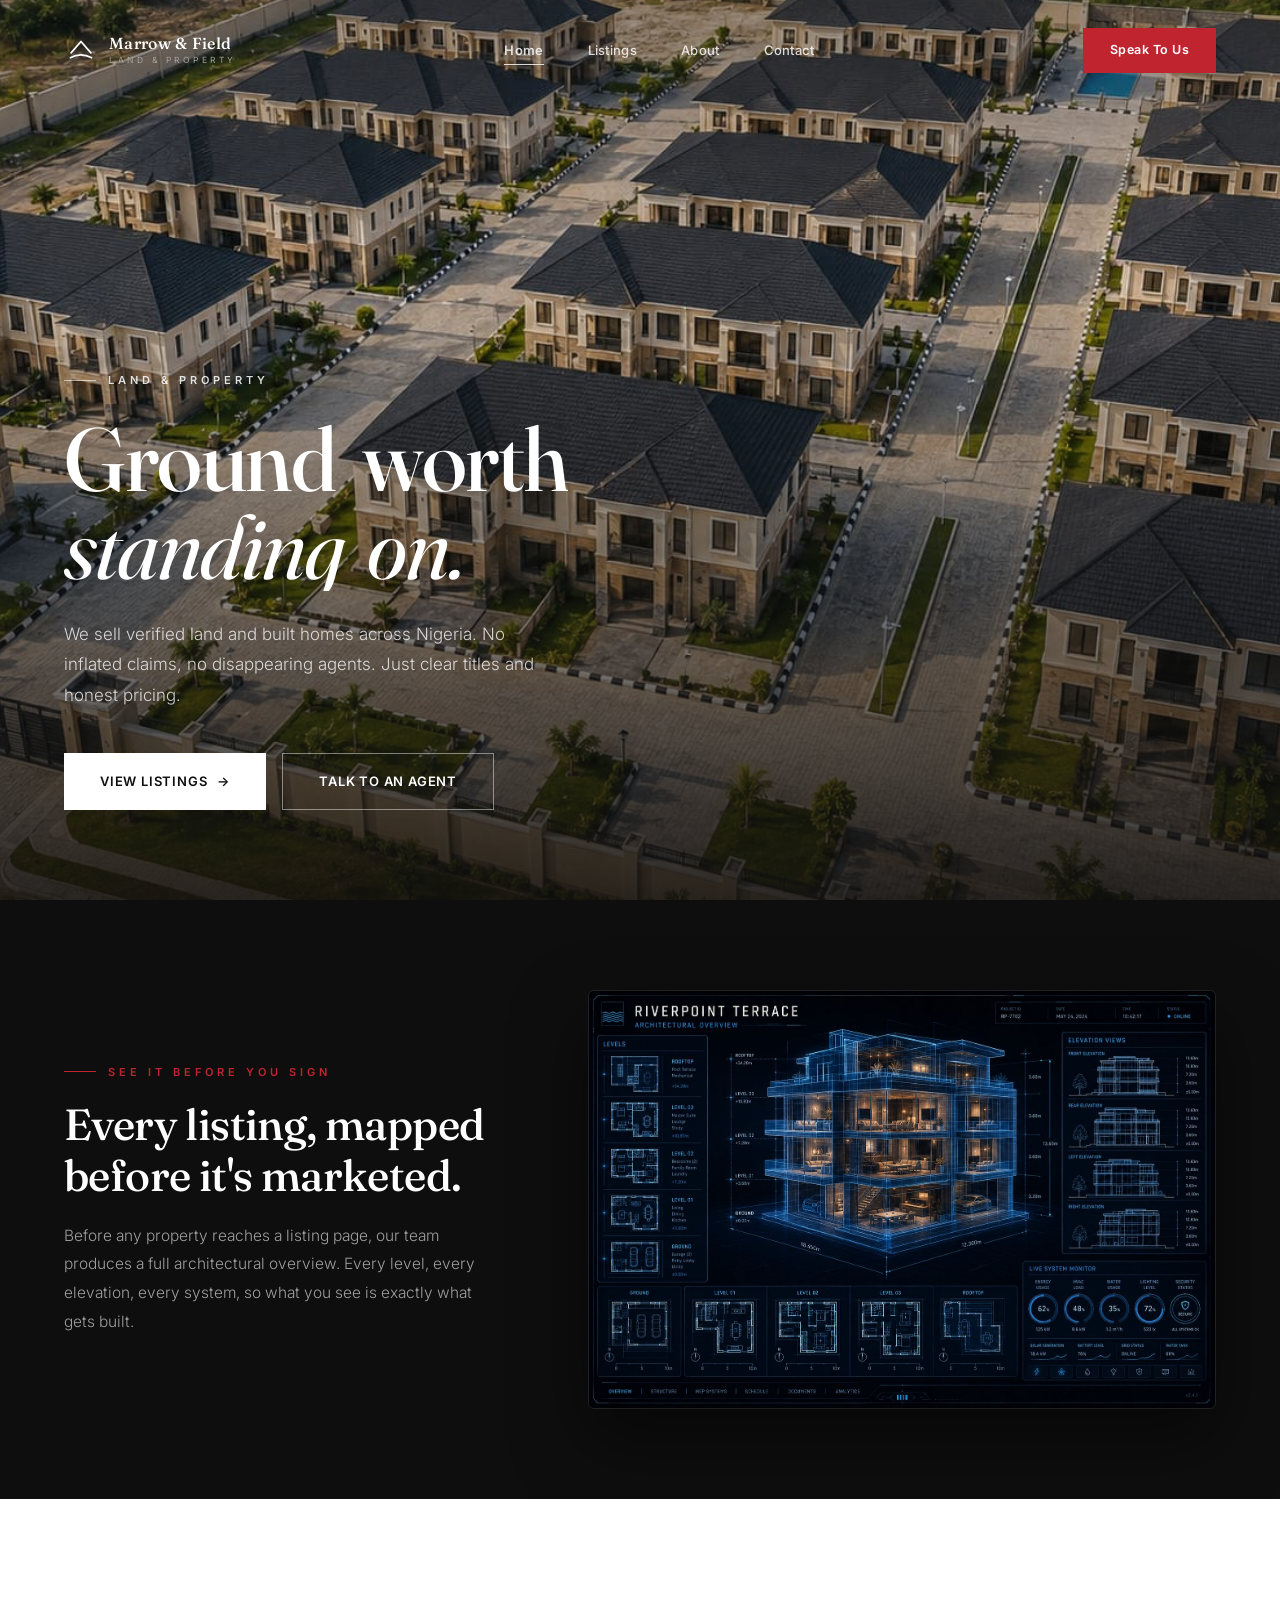
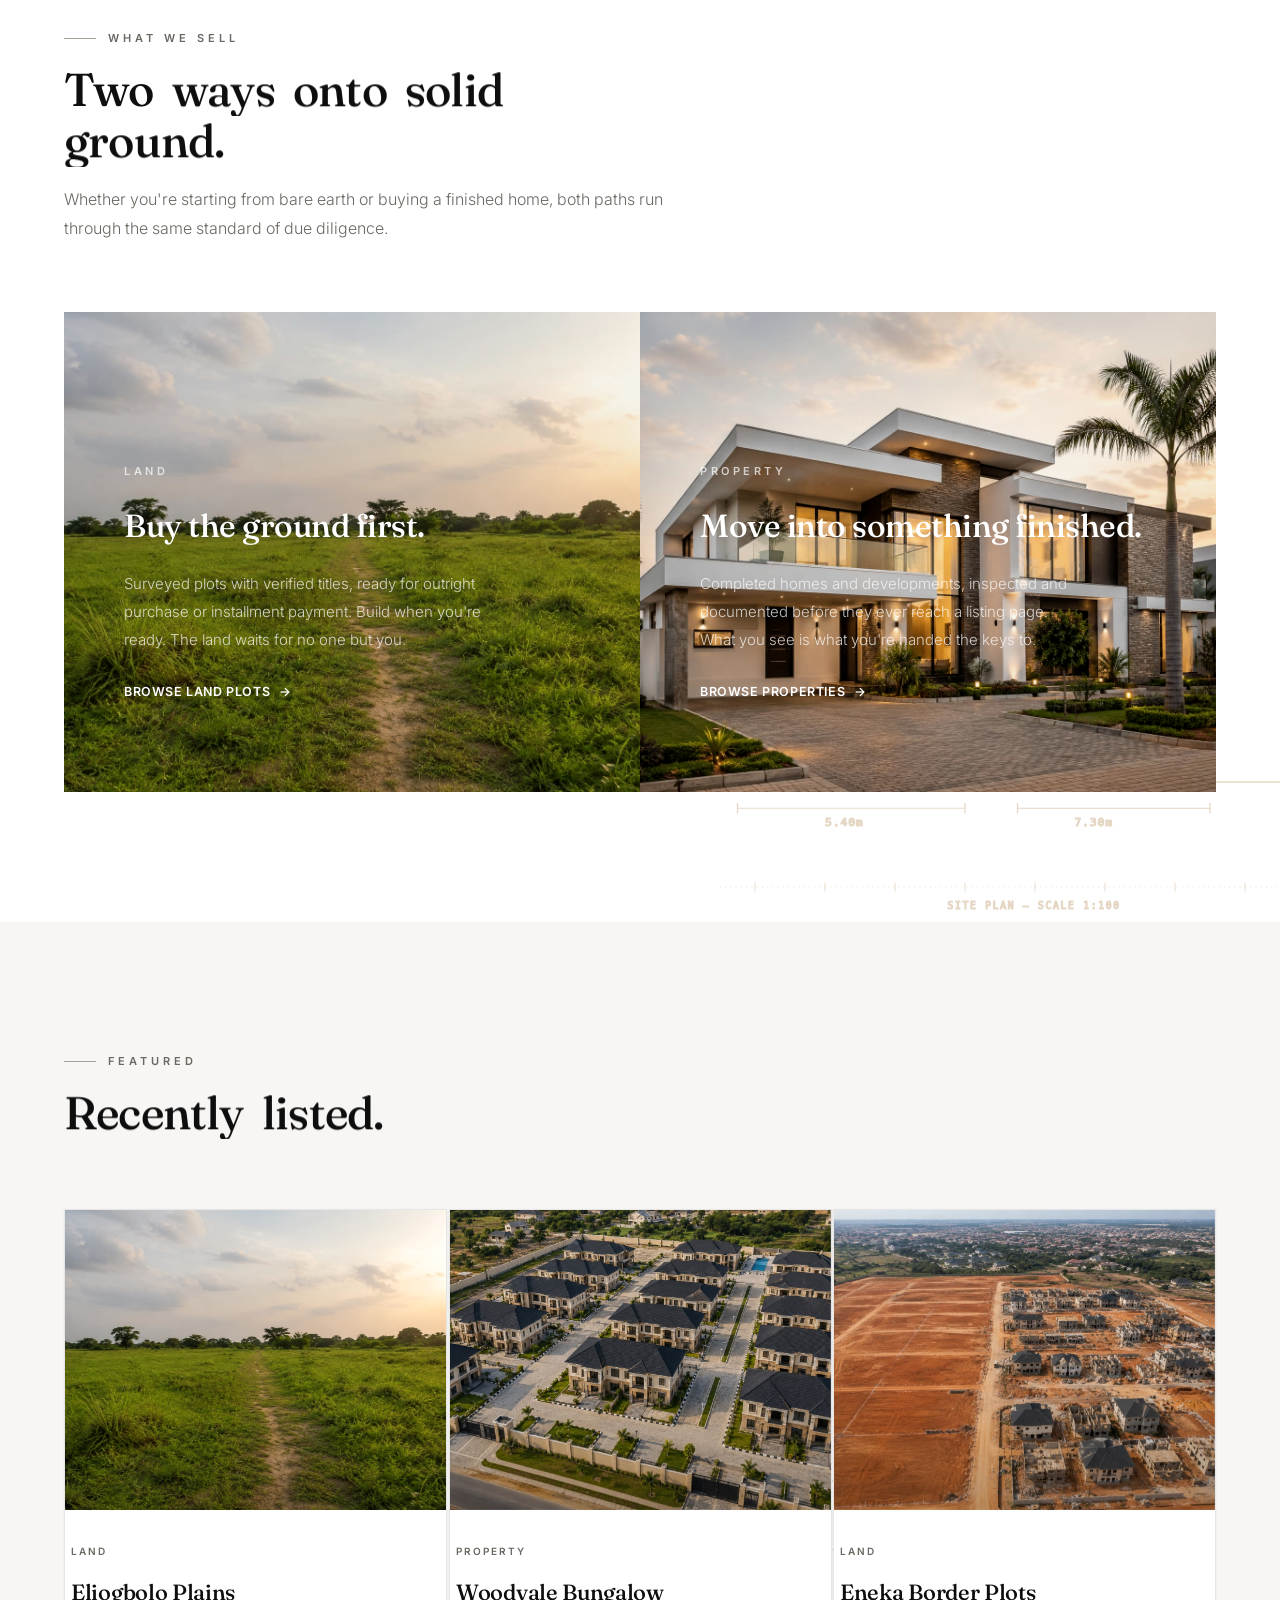
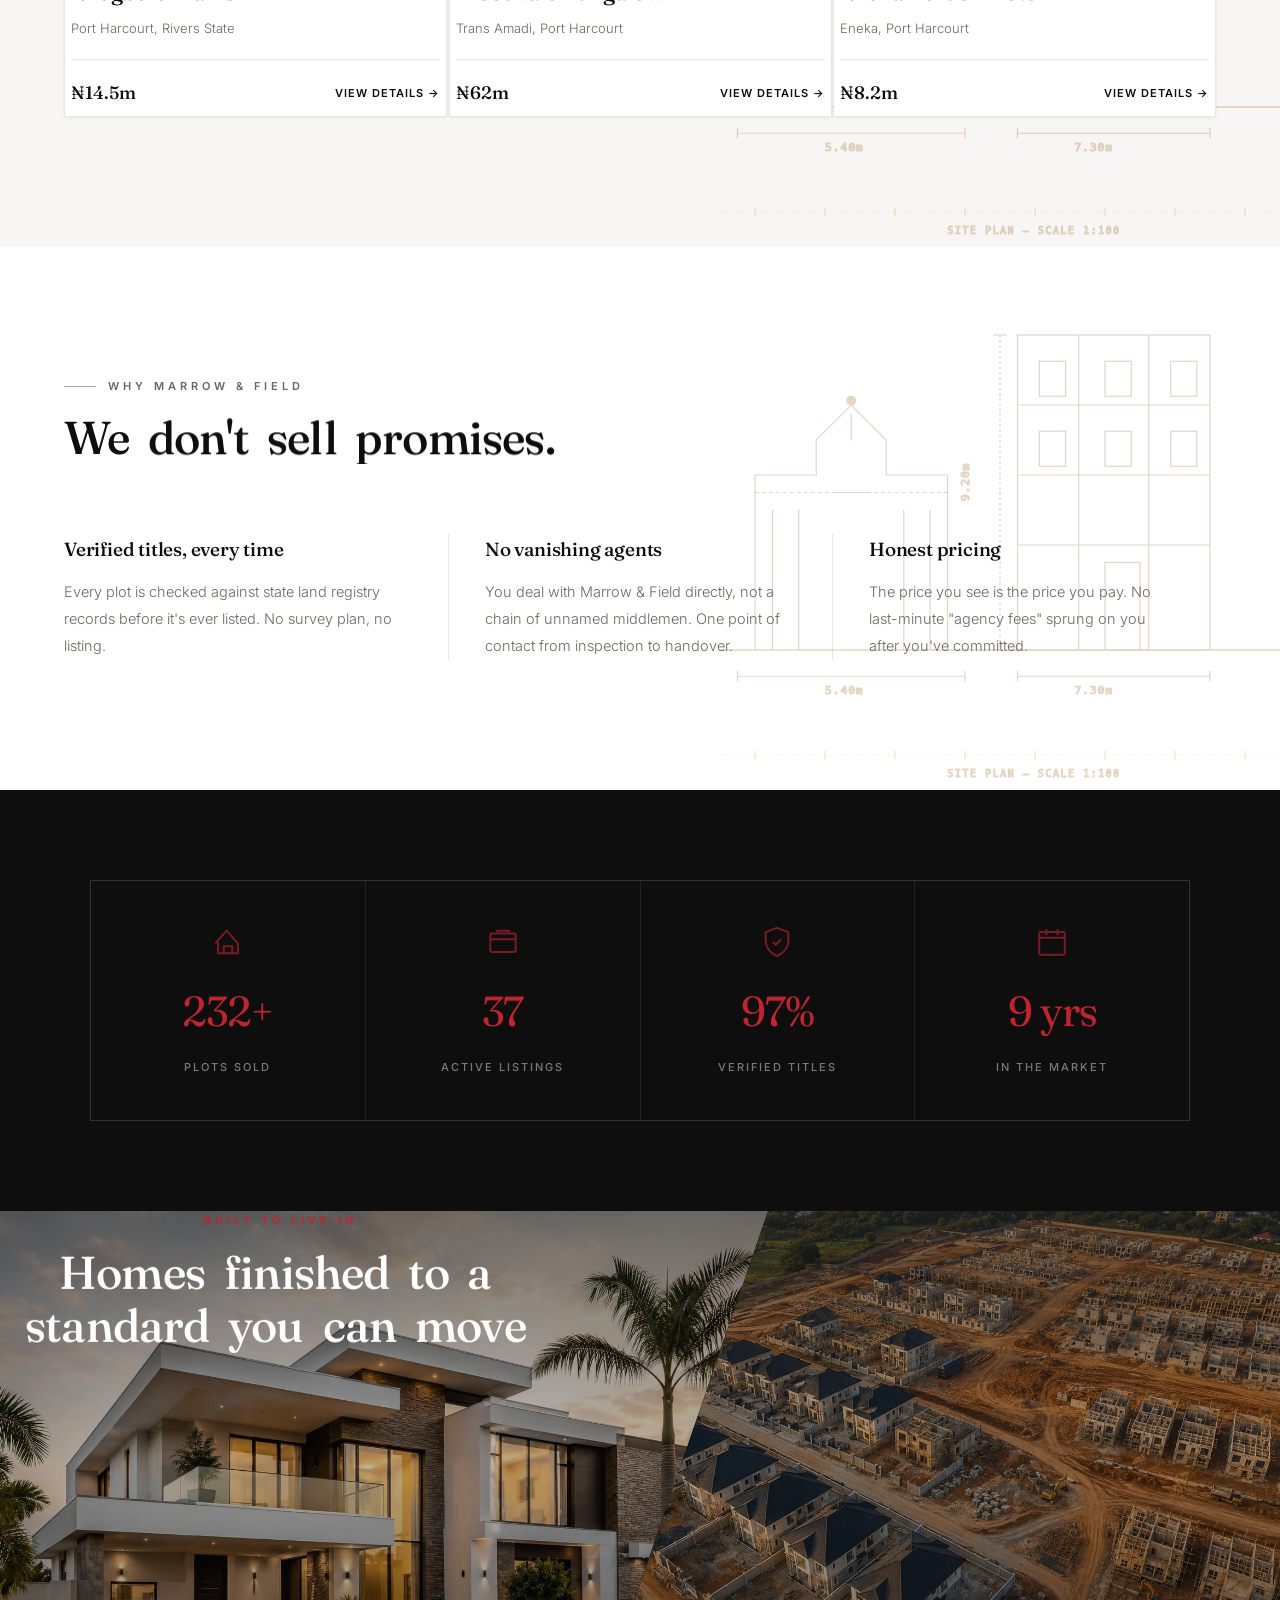
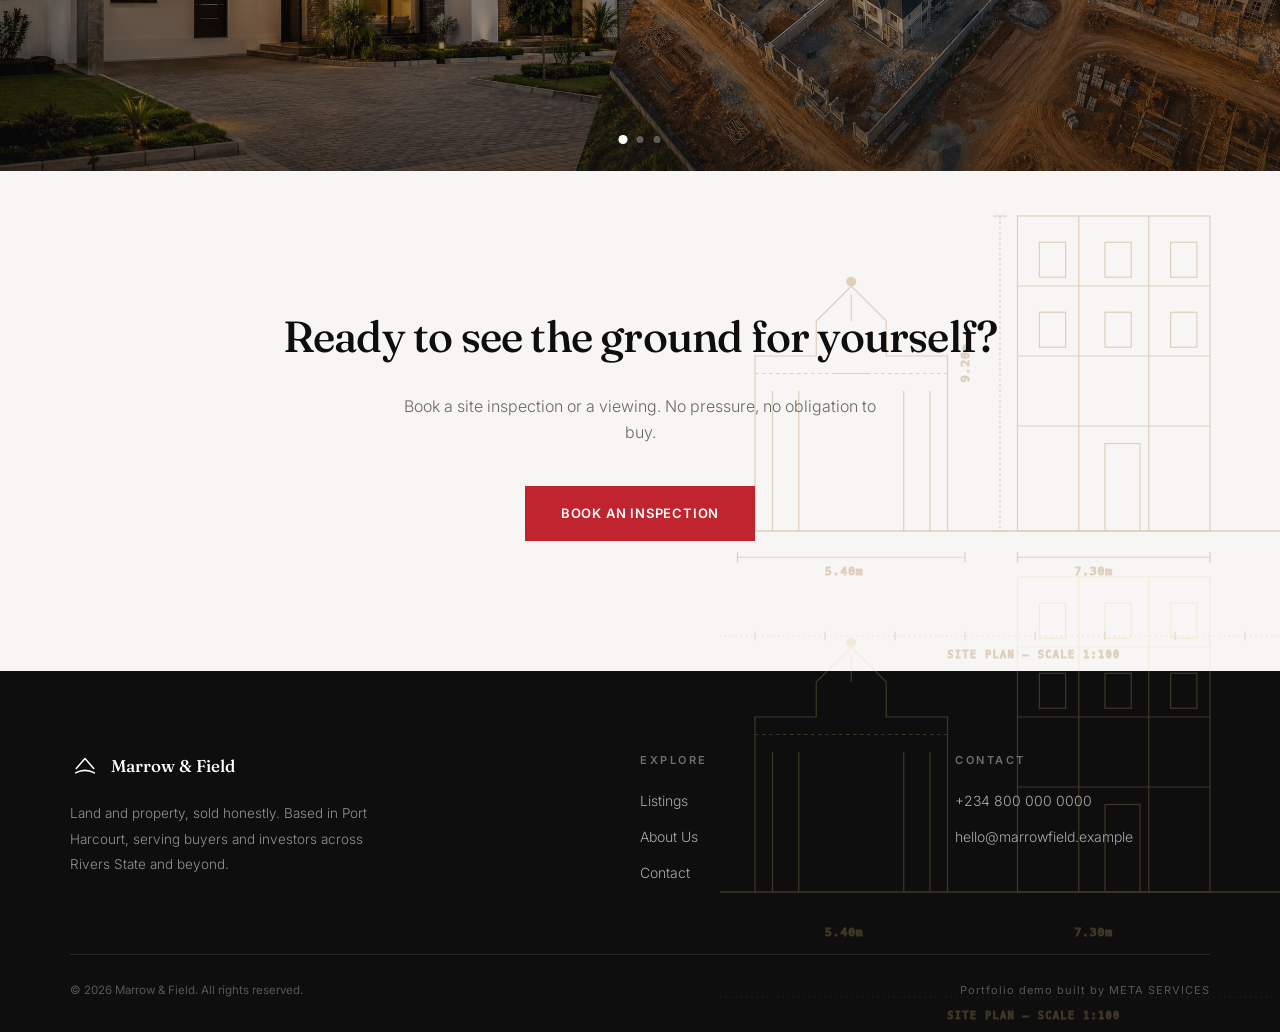
<file: index.html>
<!DOCTYPE html>
<html lang="en">
<head>
<meta charset="UTF-8">
<meta name="viewport" content="width=device-width, initial-scale=1.0">
<meta name="description" content="Marrow & Field: land and property, sold honestly. Browse verified land plots and homes across Nigeria.">
<title>Marrow & Field | Land & Property</title>
<link rel="preconnect" href="https://fonts.googleapis.com">
<link rel="preconnect" href="https://fonts.gstatic.com" crossorigin>
<link href="https://fonts.googleapis.com/css2?family=Fraunces:opsz,wght@9..144,500;9..144,600&family=Inter:wght@400;500;600;700&display=swap" rel="stylesheet">
<link rel="stylesheet" href="css/style.css">
</head>
<body>

<nav id="navbar">
    <a href="index.html" class="nav-logo">
        <svg viewBox="0 0 48 48" fill="none"><path d="M10 28 L24 12 L38 28" stroke="currentColor" stroke-width="2.4" stroke-linecap="round" stroke-linejoin="round"/><path d="M9 35 Q24 27 39 35" stroke="currentColor" stroke-width="2.4" stroke-linecap="round"/></svg>
        <div class="nav-logo-txt">
            <span class="nav-logo-name">Marrow &amp; Field</span>
            <span class="nav-logo-sub">Land &amp; Property</span>
        </div>
    </a>
    <ul class="nav-links">
        <li><a href="index.html" class="active">Home</a></li>
        <li><a href="listings.html">Listings</a></li>
        <li><a href="about.html">About</a></li>
        <li><a href="contact.html">Contact</a></li>
    </ul>
    <a href="contact.html" class="nav-cta">Speak To Us</a>
    <button class="hamburger" id="hamburger" aria-label="Open menu"><span></span><span></span><span></span></button>
</nav>

<div class="mob-menu" id="mobMenu">
    <button class="mob-close" id="mobClose">&times;</button>
    <a href="index.html">Home</a>
    <a href="listings.html">Listings</a>
    <a href="about.html">About</a>
    <a href="contact.html">Contact</a>
    <a href="contact.html" class="nav-cta">Speak To Us</a>
</div>

<section class="hero">
    <div class="hero-slides">
        <div class="hero-slide active" style="background-image:url('images/estate-1.jpg');"></div>
        <div class="hero-slide" style="background-image:url('images/construction-6.jpg');"></div>
        <div class="hero-slide" style="background-image:url('images/home-1.jpg');"></div>
    </div>
    <div class="hero-overlay"></div>
    <div class="hero-inner reveal">
        <div class="hero-eyebrow"><span class="dash"></span>Land &amp; Property</div>
        <h1 data-split-words>Ground worth<br><em>standing on.</em></h1>
        <p>We sell verified land and built homes across Nigeria. No inflated claims, no disappearing agents. Just clear titles and honest pricing.</p>
        <div class="hero-btns">
            <a href="listings.html" class="btn-primary">View Listings <span aria-hidden="true">&rarr;</span></a>
            <a href="contact.html" class="btn-outline">Talk To An Agent</a>
        </div>
    </div>
    <div class="hero-divider">
        <div class="hero-divider-tag">Land Plots</div>
        <div class="hero-divider-tag">Built Homes</div>
        <div class="hero-divider-tag">Verified Titles</div>
    </div>
</section>

<section class="blueprint-section">
    <div class="blueprint-inner">
        <div class="blueprint-text reveal">
            <div class="eyebrow"><span class="dash"></span>See It Before You Sign</div>
            <h2>Every listing, mapped before it's marketed.</h2>
            <p>Before any property reaches a listing page, our team produces a full architectural overview. Every level, every elevation, every system, so what you see is exactly what gets built.</p>
        </div>
        <div class="blueprint-image-wrap reveal">
            <img src="images/riverpoint-blueprint.jpg" alt="Architectural blueprint overview of a Marrow & Field property">
        </div>
    </div>
</section>

<section class="section texture-light">
    <div class="section-hdr reveal">
        <div class="eyebrow"><span class="dash"></span>What We Sell</div>
        <h2 class="section-title" data-split-words>Two ways onto solid ground.</h2>
        <p class="section-sub">Whether you're starting from bare earth or buying a finished home, both paths run through the same standard of due diligence.</p>
    </div>
    <div class="duality reveal">
        <div class="duality-half land">
            <img class="duality-half-bg" src="images/land-1.jpg" alt="Open land plot">
            <span class="duality-tag">Land</span>
            <h3>Buy the ground first.</h3>
            <p>Surveyed plots with verified titles, ready for outright purchase or installment payment. Build when you're ready. The land waits for no one but you.</p>
            <a href="listings.html#land" class="btn-link">Browse land plots <span aria-hidden="true">&rarr;</span></a>
        </div>
        <div class="duality-half property">
            <img class="duality-half-bg" src="images/home-1.jpg" alt="Finished modern home">
            <span class="duality-tag">Property</span>
            <h3>Move into something finished.</h3>
            <p>Completed homes and developments, inspected and documented before they ever reach a listing page. What you see is what you're handed the keys to.</p>
            <a href="listings.html#property" class="btn-link">Browse properties <span aria-hidden="true">&rarr;</span></a>
        </div>
    </div>
</section>

<section class="section texture-light" style="background:var(--off-white);">
    <div class="section-hdr reveal">
        <div class="eyebrow"><span class="dash"></span>Featured</div>
        <h2 class="section-title" data-split-words>Recently listed.</h2>
    </div>
    <div class="listings-grid">
        <div class="listing-card reveal">
            <div class="listing-img-wrap"><img class="listing-img" src="images/land-1.jpg" alt="land listing photo" loading="lazy"></div>
            <div class="listing-body">
                <span class="listing-type">Land</span>
                <h3>Eliogbolo Plains</h3>
                <p class="listing-loc">Port Harcourt, Rivers State</p>
                <div class="listing-meta">
                    <span class="listing-price">&#8358;14.5m</span>
                    <a href="listings.html" class="listing-link">View Details &rarr;</a>
                </div>
            </div>
        </div>
        <div class="listing-card reveal">
            <div class="listing-img-wrap"><img class="listing-img" src="images/estate-1.jpg" alt="property listing photo" loading="lazy"></div>
            <div class="listing-body">
                <span class="listing-type">Property</span>
                <h3>Woodvale Bungalow</h3>
                <p class="listing-loc">Trans Amadi, Port Harcourt</p>
                <div class="listing-meta">
                    <span class="listing-price">&#8358;62m</span>
                    <a href="listings.html" class="listing-link">View Details &rarr;</a>
                </div>
            </div>
        </div>
        <div class="listing-card reveal">
            <div class="listing-img-wrap"><img class="listing-img" src="images/construction-6.jpg" alt="land listing photo" loading="lazy"></div>
            <div class="listing-body">
                <span class="listing-type">Land</span>
                <h3>Eneka Border Plots</h3>
                <p class="listing-loc">Eneka, Port Harcourt</p>
                <div class="listing-meta">
                    <span class="listing-price">&#8358;8.2m</span>
                    <a href="listings.html" class="listing-link">View Details &rarr;</a>
                </div>
            </div>
        </div>
    </div>
</section>

<section class="section texture-light">
    <div class="section-hdr reveal">
        <div class="eyebrow"><span class="dash"></span>Why Marrow &amp; Field</div>
        <h2 class="section-title" data-split-words>We don't sell promises.</h2>
    </div>
    <div class="values-grid">
        <div class="value-item reveal">
            <h3>Verified titles, every time</h3>
            <p>Every plot is checked against state land registry records before it's ever listed. No survey plan, no listing.</p>
        </div>
        <div class="value-item reveal">
            <h3>No vanishing agents</h3>
            <p>You deal with Marrow &amp; Field directly, not a chain of unnamed middlemen. One point of contact from inspection to handover.</p>
        </div>
        <div class="value-item reveal">
            <h3>Honest pricing</h3>
            <p>The price you see is the price you pay. No last-minute "agency fees" sprung on you after you've committed.</p>
        </div>
    </div>
</section>

<div class="stats-strip texture-dark">
    <div class="stats-grid reveal">
        <div>
            <div class="stat-icon"><svg viewBox="0 0 24 24" fill="none" stroke="#C0252F" stroke-width="1.4"><path d="M3 13l8-9 8 9M5 12v8h14v-8"/><path d="M9 20v-5h6v5"/></svg></div>
            <div class="stat-num" data-count="240" data-suffix="+">0</div><div class="stat-lbl">Plots Sold</div>
        </div>
        <div>
            <div class="stat-icon"><svg viewBox="0 0 24 24" fill="none" stroke="#C0252F" stroke-width="1.4"><rect x="3" y="6" width="18" height="13" rx="1"/><path d="M3 10h18M8 6V4h8v2"/></svg></div>
            <div class="stat-num" data-count="38" data-suffix="">0</div><div class="stat-lbl">Active Listings</div>
        </div>
        <div>
            <div class="stat-icon"><svg viewBox="0 0 24 24" fill="none" stroke="#C0252F" stroke-width="1.4"><path d="M12 2l8 3v6c0 5-3.5 9-8 11-4.5-2-8-6-8-11V5l8-3z"/><path d="M9 12l2 2 4-4"/></svg></div>
            <div class="stat-num" data-count="100" data-suffix="%">0</div><div class="stat-lbl">Verified Titles</div>
        </div>
        <div>
            <div class="stat-icon"><svg viewBox="0 0 24 24" fill="none" stroke="#C0252F" stroke-width="1.4"><rect x="3" y="5" width="18" height="16" rx="1"/><path d="M3 9h18M8 3v4M16 3v4"/></svg></div>
            <div class="stat-num" data-count="9" data-suffix=" yrs">0</div><div class="stat-lbl">In The Market</div>
        </div>
    </div>
</div>

<section class="showcase" id="showcase">
    <div class="showcase-slide active">
        <div class="showcase-panel p1" style="background-image:url('images/home-1.jpg');"></div>
        <div class="showcase-panel p2" style="background-image:url('images/construction-2.jpg');"></div>
        <div class="showcase-overlay"></div>
        <div class="showcase-text">
            <div class="showcase-eyebrow">Built To Live In</div>
            <h3 data-split-words>Homes finished to a standard you can move into today.</h3>
        </div>
    </div>
    <div class="showcase-slide">
        <div class="showcase-panel p1" style="background-image:url('images/estate-1.jpg');"></div>
        <div class="showcase-panel p2" style="background-image:url('images/construction-2.jpg');"></div>
        <div class="showcase-overlay"></div>
        <div class="showcase-text">
            <div class="showcase-eyebrow">Built At Scale</div>
            <h3 data-split-words>Whole estates, rising plot by plot, inspected at every stage.</h3>
        </div>
    </div>
    <div class="showcase-slide">
        <div class="showcase-panel p1" style="background-image:url('images/construction-6.jpg');"></div>
        <div class="showcase-panel p2" style="background-image:url('images/land-1.jpg');"></div>
        <div class="showcase-overlay"></div>
        <div class="showcase-text">
            <div class="showcase-eyebrow">Built From The Ground Up</div>
            <h3 data-split-words>From bare earth to a finished community, every step accounted for.</h3>
        </div>
    </div>
    <div class="showcase-dots">
        <button class="showcase-dot active" aria-label="Showcase slide 1"></button>
        <button class="showcase-dot" aria-label="Showcase slide 2"></button>
        <button class="showcase-dot" aria-label="Showcase slide 3"></button>
    </div>
</section>

<div class="cta-band texture-light">
    <div class="reveal">
        <h2>Ready to see the ground for yourself?</h2>
        <p>Book a site inspection or a viewing. No pressure, no obligation to buy.</p>
        <a href="contact.html" class="btn-primary">Book An Inspection</a>
    </div>
</div>

<footer class="texture-dark">
    <div class="foot-grid">
        <div>
            <div class="foot-brand">
                <svg viewBox="0 0 48 48" fill="none"><path d="M10 28 L24 12 L38 28" stroke="#FFFFFF" stroke-width="2.4" stroke-linecap="round" stroke-linejoin="round"/><path d="M9 35 Q24 27 39 35" stroke="#FFFFFF" stroke-width="2.4" stroke-linecap="round"/></svg>
                <span>Marrow &amp; Field</span>
            </div>
            <p>Land and property, sold honestly. Based in Port Harcourt, serving buyers and investors across Rivers State and beyond.</p>
        </div>
        <div class="foot-col">
            <h4>Explore</h4>
            <a href="listings.html">Listings</a>
            <a href="about.html">About Us</a>
            <a href="contact.html">Contact</a>
        </div>
        <div class="foot-col">
            <h4>Contact</h4>
            <a href="tel:+2348000000000">+234 800 000 0000</a>
            <a href="mailto:hello@marrowfield.example">hello@marrowfield.example</a>
        </div>
    </div>
    <div class="foot-bottom">
        <p>&copy; 2026 Marrow &amp; Field. All rights reserved.</p>
        <span class="demo-tag">Portfolio demo built by META SERVICES</span>
    </div>
</footer>

<script src="js/script.js"></script>
</body>
</html>
</file>
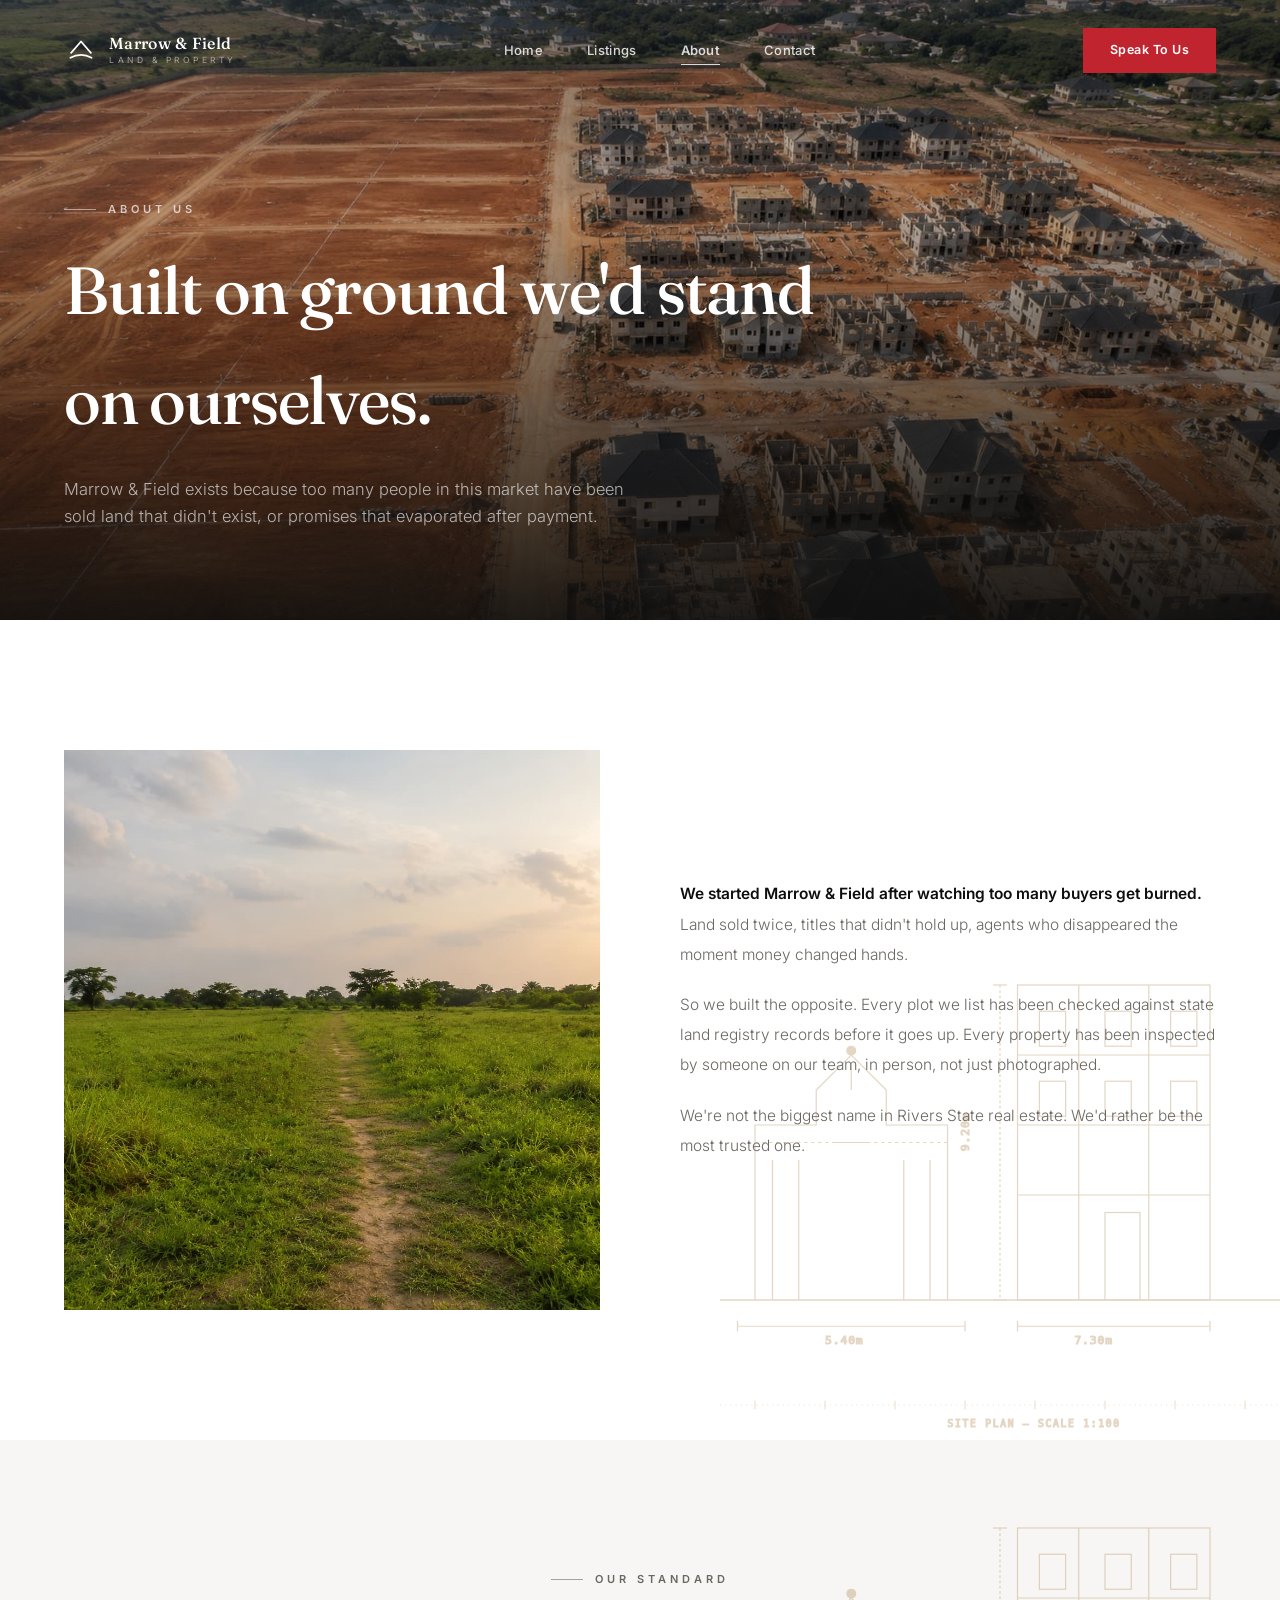
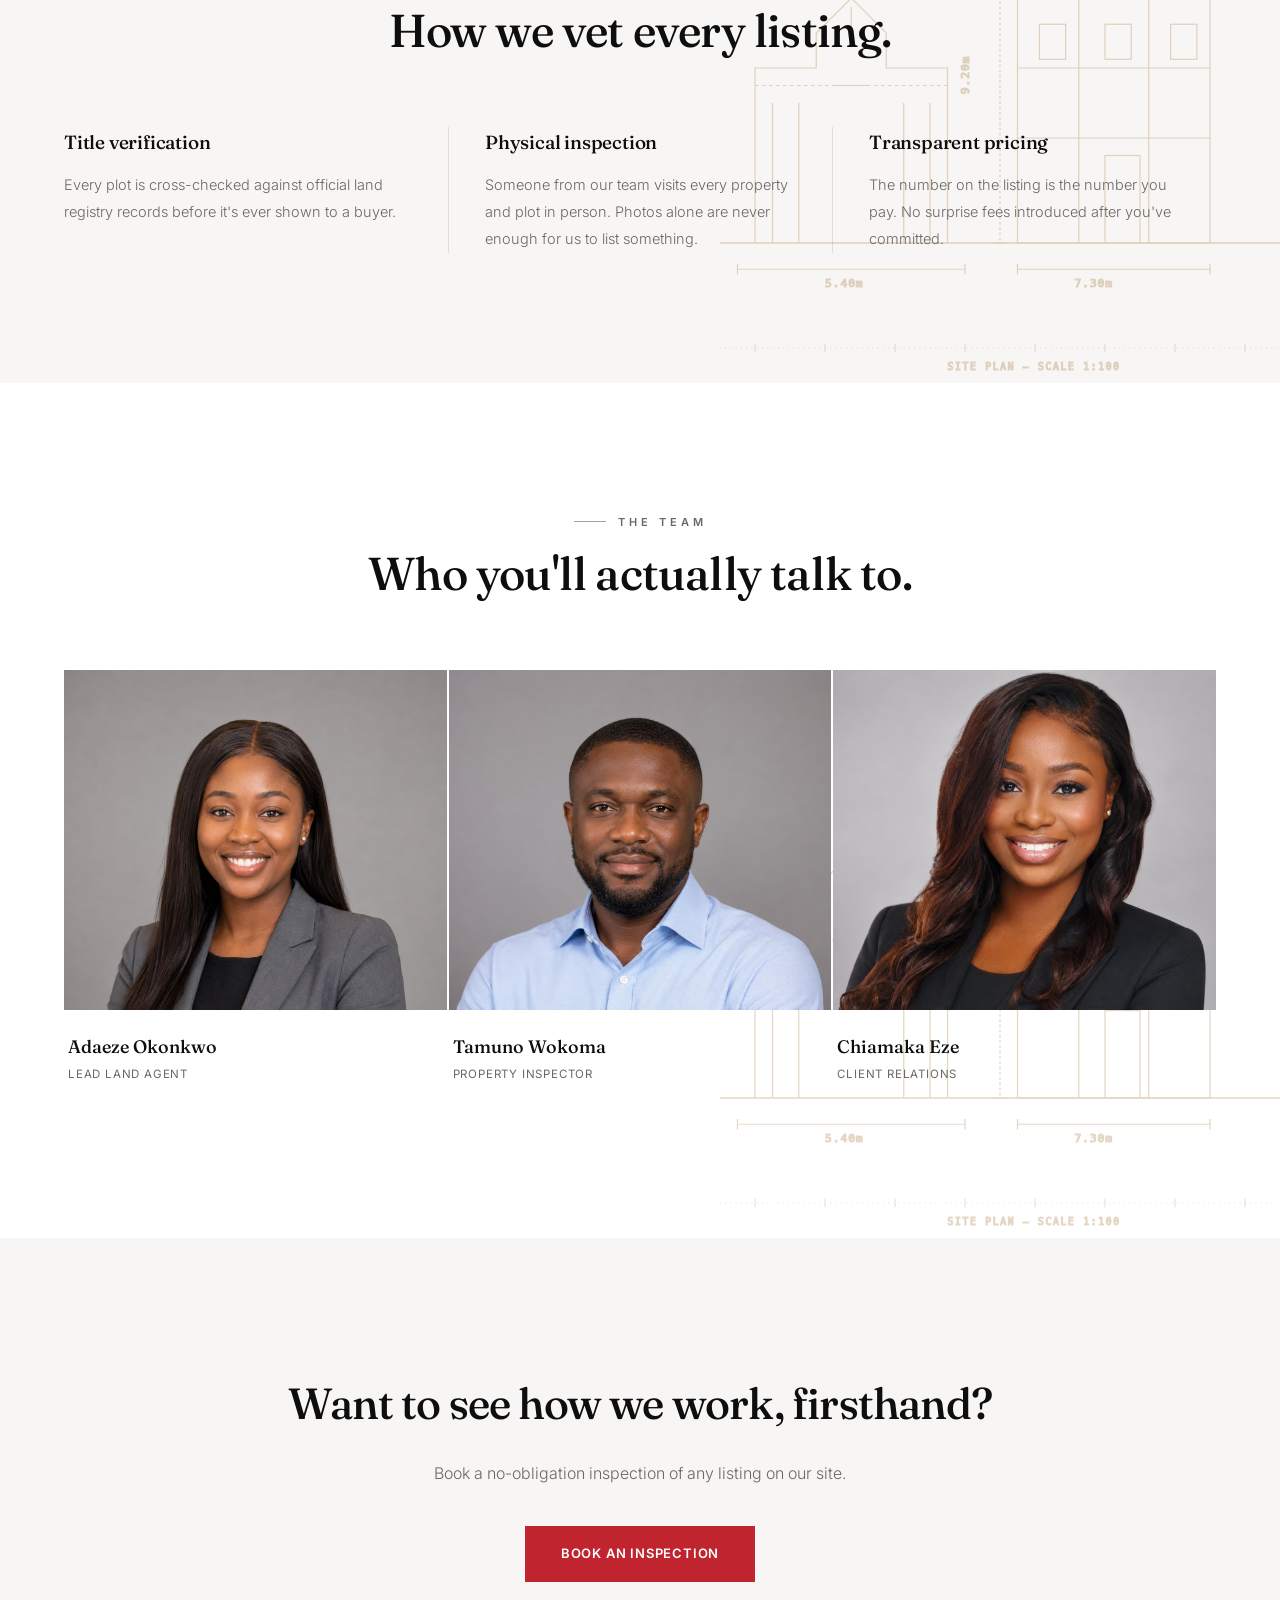
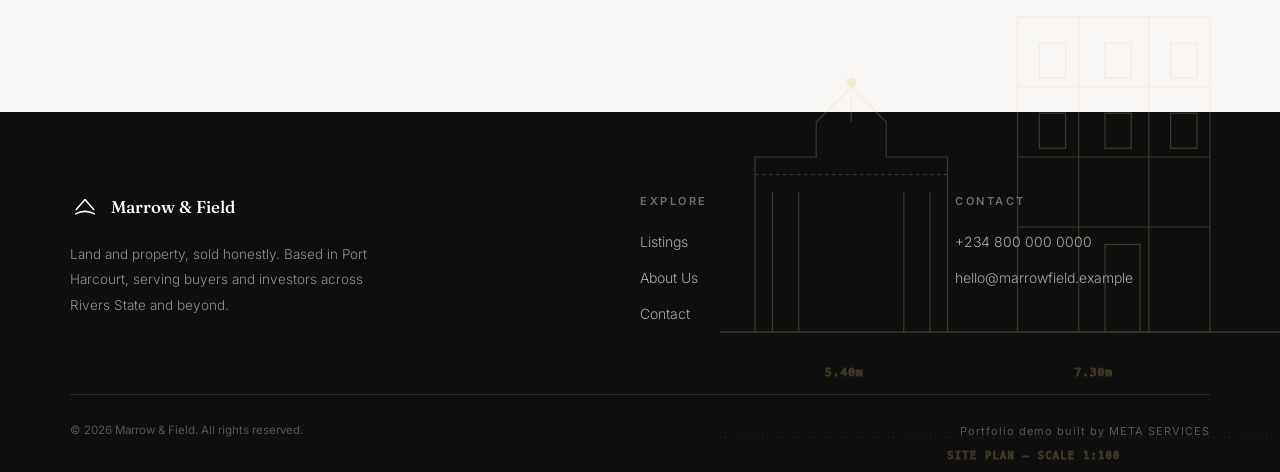
<file: about.html>
<!DOCTYPE html>
<html lang="en">
<head>
<meta charset="UTF-8">
<meta name="viewport" content="width=device-width, initial-scale=1.0">
<meta name="description" content="About Marrow & Field, a land and property company built on verified titles and honest pricing.">
<title>About Us | Marrow & Field</title>
<link rel="preconnect" href="https://fonts.googleapis.com">
<link rel="preconnect" href="https://fonts.gstatic.com" crossorigin>
<link href="https://fonts.googleapis.com/css2?family=Fraunces:opsz,wght@9..144,500;9..144,600&family=Inter:wght@400;500;600;700&display=swap" rel="stylesheet">
<link rel="stylesheet" href="css/style.css">
</head>
<body>

<nav id="navbar">
    <a href="index.html" class="nav-logo">
        <svg viewBox="0 0 48 48" fill="none"><path d="M10 28 L24 12 L38 28" stroke="currentColor" stroke-width="2.4" stroke-linecap="round" stroke-linejoin="round"/><path d="M9 35 Q24 27 39 35" stroke="currentColor" stroke-width="2.4" stroke-linecap="round"/></svg>
        <div class="nav-logo-txt">
            <span class="nav-logo-name">Marrow &amp; Field</span>
            <span class="nav-logo-sub">Land &amp; Property</span>
        </div>
    </a>
    <ul class="nav-links">
        <li><a href="index.html">Home</a></li>
        <li><a href="listings.html">Listings</a></li>
        <li><a href="about.html" class="active">About</a></li>
        <li><a href="contact.html">Contact</a></li>
    </ul>
    <a href="contact.html" class="nav-cta">Speak To Us</a>
    <button class="hamburger" id="hamburger" aria-label="Open menu"><span></span><span></span><span></span></button>
</nav>

<div class="mob-menu" id="mobMenu">
    <button class="mob-close" id="mobClose">&times;</button>
    <a href="index.html">Home</a>
    <a href="listings.html">Listings</a>
    <a href="about.html">About</a>
    <a href="contact.html">Contact</a>
    <a href="contact.html" class="nav-cta">Speak To Us</a>
</div>

<div class="page-header with-image">
    <img class="page-header-bg" src="images/construction-6.jpg" alt="">
    <div class="eyebrow"><span class="dash"></span>About Us</div>
    <h1>Built on ground we'd stand on ourselves.</h1>
    <p>Marrow & Field exists because too many people in this market have been sold land that didn't exist, or promises that evaporated after payment.</p>
</div>

<section class="section texture-light">
    <div class="about-story reveal">
        <div>
            <div class="about-img">
                <img src="images/land-1.jpg" alt="Open land ready for development">
            </div>
        </div>
        <div>
            <p><strong>We started Marrow & Field after watching too many buyers get burned.</strong> Land sold twice, titles that didn't hold up, agents who disappeared the moment money changed hands.</p>
            <p>So we built the opposite. Every plot we list has been checked against state land registry records before it goes up. Every property has been inspected by someone on our team, in person, not just photographed.</p>
            <p>We're not the biggest name in Rivers State real estate. We'd rather be the most trusted one.</p>
        </div>
    </div>
</section>

<section class="section texture-light" style="background:var(--off-white);">
    <div class="section-hdr center reveal">
        <div class="eyebrow"><span class="dash"></span>Our Standard</div>
        <h2 class="section-title">How we vet every listing.</h2>
    </div>
    <div class="values-grid">
        <div class="value-item reveal">
            <h3>Title verification</h3>
            <p>Every plot is cross-checked against official land registry records before it's ever shown to a buyer.</p>
        </div>
        <div class="value-item reveal">
            <h3>Physical inspection</h3>
            <p>Someone from our team visits every property and plot in person. Photos alone are never enough for us to list something.</p>
        </div>
        <div class="value-item reveal">
            <h3>Transparent pricing</h3>
            <p>The number on the listing is the number you pay. No surprise fees introduced after you've committed.</p>
        </div>
    </div>
</section>

<section class="section texture-light">
    <div class="section-hdr center reveal">
        <div class="eyebrow"><span class="dash"></span>The Team</div>
        <h2 class="section-title">Who you'll actually talk to.</h2>
    </div>
    <div class="team-grid">
        <div class="team-card reveal">
            <img class="team-avatar" src="images/team-1.jpg" alt="Adaeze Okonkwo">
            <div class="team-info">
                <h4>Adaeze Okonkwo</h4>
                <span>Lead Land Agent</span>
            </div>
        </div>
        <div class="team-card reveal">
            <img class="team-avatar" src="images/team-2.jpg" alt="Tamuno Wokoma">
            <div class="team-info">
                <h4>Tamuno Wokoma</h4>
                <span>Property Inspector</span>
            </div>
        </div>
        <div class="team-card reveal">
            <img class="team-avatar" src="images/team-3.jpg" alt="Chiamaka Eze">
            <div class="team-info">
                <h4>Chiamaka Eze</h4>
                <span>Client Relations</span>
            </div>
        </div>
    </div>
</section>

<div class="cta-band">
    <div class="reveal">
        <h2>Want to see how we work, firsthand?</h2>
        <p>Book a no-obligation inspection of any listing on our site.</p>
        <a href="contact.html" class="btn-primary">Book An Inspection</a>
    </div>
</div>

<footer class="texture-dark">
    <div class="foot-grid">
        <div>
            <div class="foot-brand">
                <svg viewBox="0 0 48 48" fill="none"><path d="M10 28 L24 12 L38 28" stroke="#FFFFFF" stroke-width="2.4" stroke-linecap="round" stroke-linejoin="round"/><path d="M9 35 Q24 27 39 35" stroke="#FFFFFF" stroke-width="2.4" stroke-linecap="round"/></svg>
                <span>Marrow &amp; Field</span>
            </div>
            <p>Land and property, sold honestly. Based in Port Harcourt, serving buyers and investors across Rivers State and beyond.</p>
        </div>
        <div class="foot-col">
            <h4>Explore</h4>
            <a href="listings.html">Listings</a>
            <a href="about.html">About Us</a>
            <a href="contact.html">Contact</a>
        </div>
        <div class="foot-col">
            <h4>Contact</h4>
            <a href="tel:+2348000000000">+234 800 000 0000</a>
            <a href="mailto:hello@marrowfield.example">hello@marrowfield.example</a>
        </div>
    </div>
    <div class="foot-bottom">
        <p>&copy; 2026 Marrow &amp; Field. All rights reserved.</p>
        <span class="demo-tag">Portfolio demo built by META SERVICES</span>
    </div>
</footer>

<script src="js/script.js"></script>
</body>
</html>
</file>
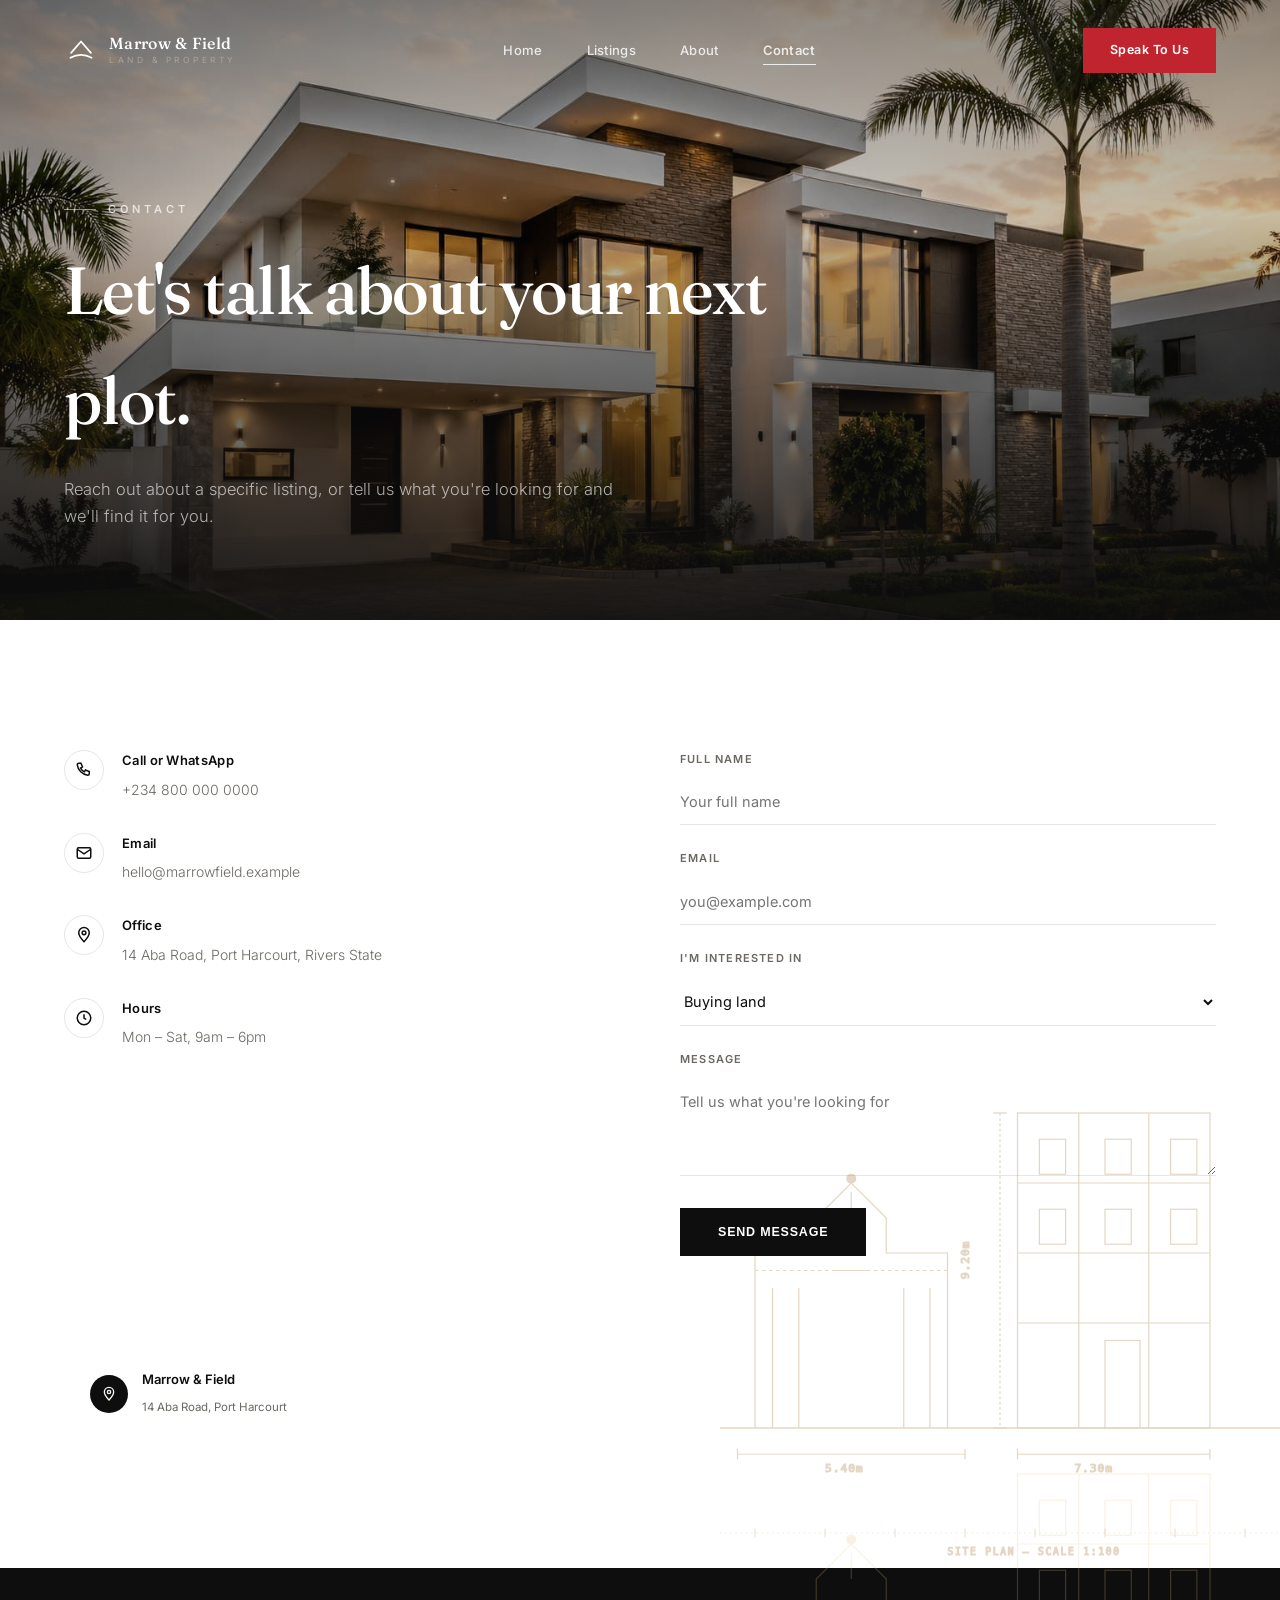
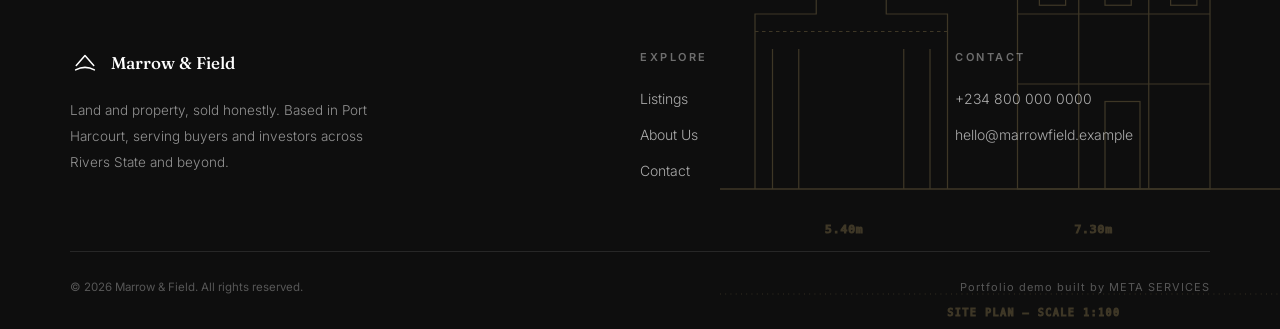
<file: contact.html>
<!DOCTYPE html>
<html lang="en">
<head>
<meta charset="UTF-8">
<meta name="viewport" content="width=device-width, initial-scale=1.0">
<meta name="description" content="Get in touch with Marrow & Field to enquire about land or property listings, or book an inspection.">
<title>Contact | Marrow & Field</title>
<link rel="preconnect" href="https://fonts.googleapis.com">
<link rel="preconnect" href="https://fonts.gstatic.com" crossorigin>
<link href="https://fonts.googleapis.com/css2?family=Fraunces:opsz,wght@9..144,500;9..144,600&family=Inter:wght@400;500;600;700&display=swap" rel="stylesheet">
<link rel="stylesheet" href="css/style.css">
</head>
<body>

<nav id="navbar">
    <a href="index.html" class="nav-logo">
        <svg viewBox="0 0 48 48" fill="none"><path d="M10 28 L24 12 L38 28" stroke="currentColor" stroke-width="2.4" stroke-linecap="round" stroke-linejoin="round"/><path d="M9 35 Q24 27 39 35" stroke="currentColor" stroke-width="2.4" stroke-linecap="round"/></svg>
        <div class="nav-logo-txt">
            <span class="nav-logo-name">Marrow &amp; Field</span>
            <span class="nav-logo-sub">Land &amp; Property</span>
        </div>
    </a>
    <ul class="nav-links">
        <li><a href="index.html">Home</a></li>
        <li><a href="listings.html">Listings</a></li>
        <li><a href="about.html">About</a></li>
        <li><a href="contact.html" class="active">Contact</a></li>
    </ul>
    <a href="contact.html" class="nav-cta">Speak To Us</a>
    <button class="hamburger" id="hamburger" aria-label="Open menu"><span></span><span></span><span></span></button>
</nav>

<div class="mob-menu" id="mobMenu">
    <button class="mob-close" id="mobClose">&times;</button>
    <a href="index.html">Home</a>
    <a href="listings.html">Listings</a>
    <a href="about.html">About</a>
    <a href="contact.html">Contact</a>
    <a href="contact.html" class="nav-cta">Speak To Us</a>
</div>

<div class="page-header with-image">
    <img class="page-header-bg" src="images/home-1.jpg" alt="">
    <div class="eyebrow"><span class="dash"></span>Contact</div>
    <h1>Let's talk about your next plot.</h1>
    <p>Reach out about a specific listing, or tell us what you're looking for and we'll find it for you.</p>
</div>

<section class="section texture-light">
    <div class="contact-grid">
        <div class="reveal">
            <div class="contact-info-item">
                <div class="contact-ico">
                    <svg width="18" height="18" viewBox="0 0 24 24" fill="none" stroke="#0E0E0E" stroke-width="2"><path d="M3 5a2 2 0 012-2h3l2 5-2.5 1.5a11 11 0 005 5L14 12l5 2v3a2 2 0 01-2 2A16 16 0 013 5z"/></svg>
                </div>
                <div>
                    <h4>Call or WhatsApp</h4>
                    <p>+234 800 000 0000</p>
                </div>
            </div>
            <div class="contact-info-item">
                <div class="contact-ico">
                    <svg width="18" height="18" viewBox="0 0 24 24" fill="none" stroke="#0E0E0E" stroke-width="2"><rect x="3" y="5" width="18" height="14" rx="2"/><path d="M3 7l9 6 9-6"/></svg>
                </div>
                <div>
                    <h4>Email</h4>
                    <p>hello@marrowfield.example</p>
                </div>
            </div>
            <div class="contact-info-item">
                <div class="contact-ico">
                    <svg width="18" height="18" viewBox="0 0 24 24" fill="none" stroke="#0E0E0E" stroke-width="2"><path d="M12 21s7-7.5 7-12a7 7 0 10-14 0c0 4.5 7 12 7 12z"/><circle cx="12" cy="9" r="2.5"/></svg>
                </div>
                <div>
                    <h4>Office</h4>
                    <p>14 Aba Road, Port Harcourt, Rivers State</p>
                </div>
            </div>
            <div class="contact-info-item">
                <div class="contact-ico">
                    <svg width="18" height="18" viewBox="0 0 24 24" fill="none" stroke="#0E0E0E" stroke-width="2"><circle cx="12" cy="12" r="9"/><path d="M12 7v5l3 2"/></svg>
                </div>
                <div>
                    <h4>Hours</h4>
                    <p>Mon &ndash; Sat, 9am &ndash; 6pm</p>
                </div>
            </div>

            <div class="map-frame">
                <iframe
                    src="https://www.google.com/maps/embed?pb=!1m18!1m12!1m3!1d63372.59!2d7.0134!3d4.8156!2m3!1f0!2f0!3f0!3m2!1i1024!2i768!4f13.1!3m3!1m2!1s0x0%3A0x0!2zNMKwNDgnNTYuMiJOIDfCsDAwJzQ4LjIiRQ!5e0!3m2!1sen!2sng!4v1700000000000"
                    allowfullscreen="" loading="lazy" referrerpolicy="no-referrer-when-downgrade"
                    title="Marrow & Field office location map"></iframe>
                <div class="map-badge">
                    <div class="map-badge-ico">
                        <svg width="16" height="16" viewBox="0 0 24 24" fill="none" stroke="#FAF6EF" stroke-width="2"><path d="M12 21s7-7.5 7-12a7 7 0 10-14 0c0 4.5 7 12 7 12z"/><circle cx="12" cy="9" r="2.5"/></svg>
                    </div>
                    <div>
                        <h5>Marrow &amp; Field</h5>
                        <span>14 Aba Road, Port Harcourt</span>
                    </div>
                </div>
            </div>
        </div>

        <form class="reveal" action="#" method="POST" onsubmit="return handleDemoSubmit(event)">
            <div class="form-group">
                <label for="cName">Full Name</label>
                <input type="text" id="cName" name="name" placeholder="Your full name" required>
            </div>
            <div class="form-group">
                <label for="cEmail">Email</label>
                <input type="email" id="cEmail" name="email" placeholder="you@example.com" required>
            </div>
            <div class="form-group">
                <label for="cInterest">I'm interested in</label>
                <select id="cInterest" name="interest">
                    <option>Buying land</option>
                    <option>Buying a property</option>
                    <option>Booking an inspection</option>
                    <option>General enquiry</option>
                </select>
            </div>
            <div class="form-group">
                <label for="cMsg">Message</label>
                <textarea id="cMsg" name="message" rows="4" placeholder="Tell us what you're looking for"></textarea>
            </div>
            <button type="submit" class="form-submit">Send Message</button>
        </form>
    </div>
</section>

<footer class="texture-dark">
    <div class="foot-grid">
        <div>
            <div class="foot-brand">
                <svg viewBox="0 0 48 48" fill="none"><path d="M10 28 L24 12 L38 28" stroke="#FFFFFF" stroke-width="2.4" stroke-linecap="round" stroke-linejoin="round"/><path d="M9 35 Q24 27 39 35" stroke="#FFFFFF" stroke-width="2.4" stroke-linecap="round"/></svg>
                <span>Marrow &amp; Field</span>
            </div>
            <p>Land and property, sold honestly. Based in Port Harcourt, serving buyers and investors across Rivers State and beyond.</p>
        </div>
        <div class="foot-col">
            <h4>Explore</h4>
            <a href="listings.html">Listings</a>
            <a href="about.html">About Us</a>
            <a href="contact.html">Contact</a>
        </div>
        <div class="foot-col">
            <h4>Contact</h4>
            <a href="tel:+2348000000000">+234 800 000 0000</a>
            <a href="mailto:hello@marrowfield.example">hello@marrowfield.example</a>
        </div>
    </div>
    <div class="foot-bottom">
        <p>&copy; 2026 Marrow &amp; Field. All rights reserved.</p>
        <span class="demo-tag">Portfolio demo built by META SERVICES</span>
    </div>
</footer>

<script src="js/script.js"></script>
<script>
function handleDemoSubmit(e) {
    e.preventDefault();
    alert('This is a portfolio demo site. The form is for display only and does not send a real message.');
    return false;
}
</script>
</body>
</html>
</file>
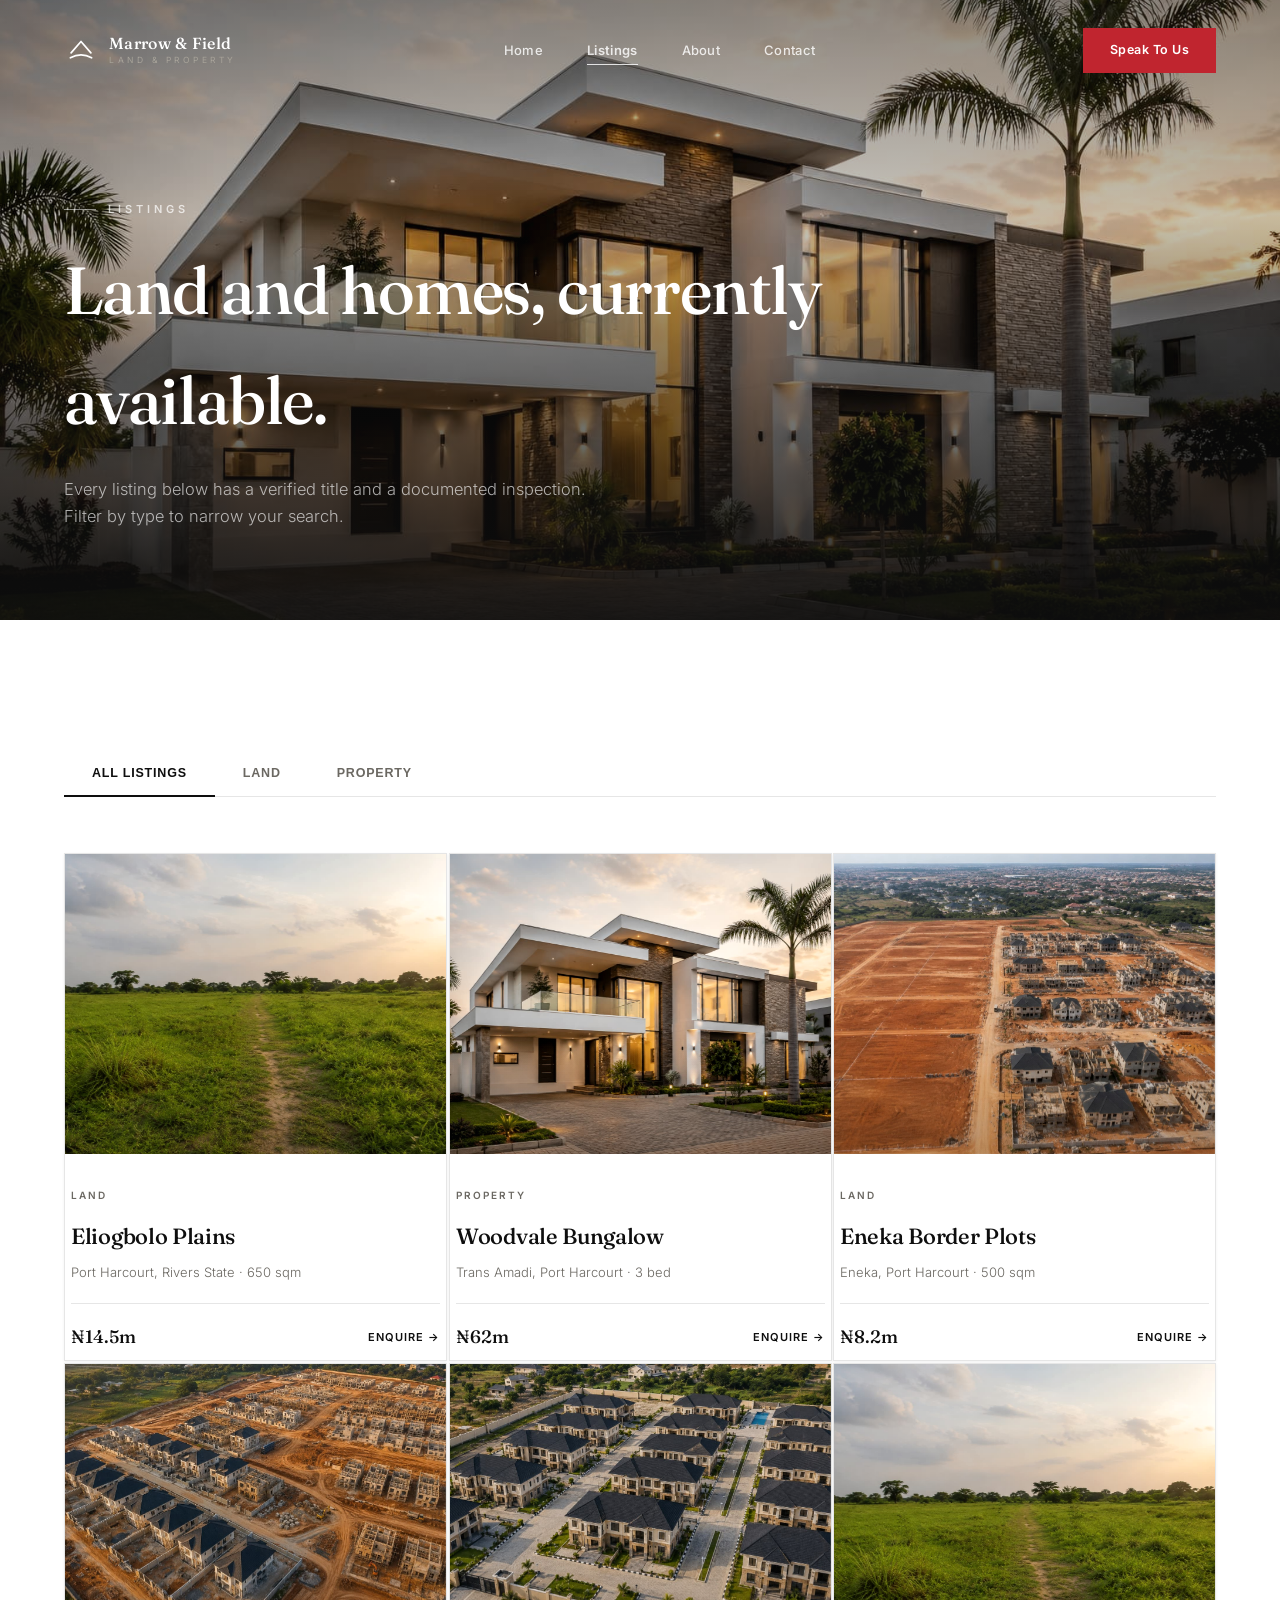
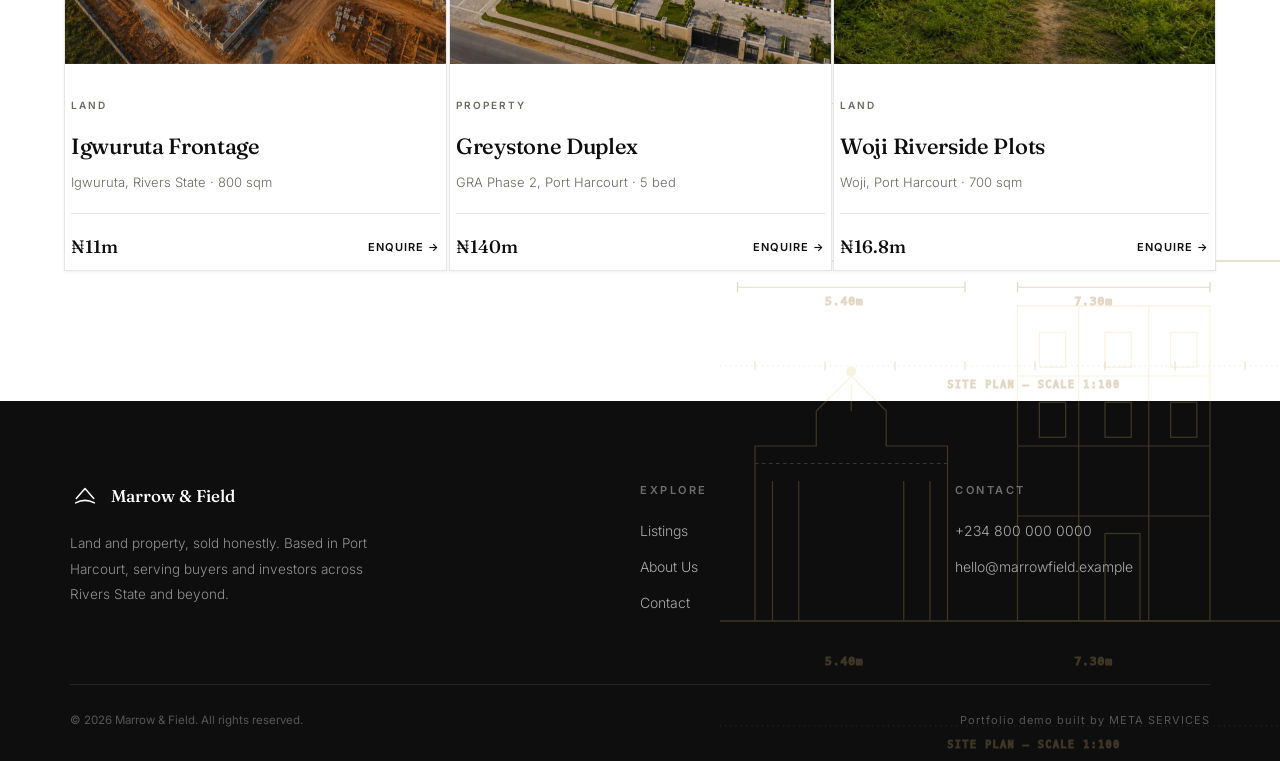
<file: listings.html>
<!DOCTYPE html>
<html lang="en">
<head>
<meta charset="UTF-8">
<meta name="viewport" content="width=device-width, initial-scale=1.0">
<meta name="description" content="Browse verified land plots and homes for sale with Marrow & Field.">
<title>Listings | Marrow & Field</title>
<link rel="preconnect" href="https://fonts.googleapis.com">
<link rel="preconnect" href="https://fonts.gstatic.com" crossorigin>
<link href="https://fonts.googleapis.com/css2?family=Fraunces:opsz,wght@9..144,500;9..144,600&family=Inter:wght@400;500;600;700&display=swap" rel="stylesheet">
<link rel="stylesheet" href="css/style.css">
</head>
<body>

<nav id="navbar">
    <a href="index.html" class="nav-logo">
        <svg viewBox="0 0 48 48" fill="none"><path d="M10 28 L24 12 L38 28" stroke="currentColor" stroke-width="2.4" stroke-linecap="round" stroke-linejoin="round"/><path d="M9 35 Q24 27 39 35" stroke="currentColor" stroke-width="2.4" stroke-linecap="round"/></svg>
        <div class="nav-logo-txt">
            <span class="nav-logo-name">Marrow &amp; Field</span>
            <span class="nav-logo-sub">Land &amp; Property</span>
        </div>
    </a>
    <ul class="nav-links">
        <li><a href="index.html">Home</a></li>
        <li><a href="listings.html" class="active">Listings</a></li>
        <li><a href="about.html">About</a></li>
        <li><a href="contact.html">Contact</a></li>
    </ul>
    <a href="contact.html" class="nav-cta">Speak To Us</a>
    <button class="hamburger" id="hamburger" aria-label="Open menu"><span></span><span></span><span></span></button>
</nav>

<div class="mob-menu" id="mobMenu">
    <button class="mob-close" id="mobClose">&times;</button>
    <a href="index.html">Home</a>
    <a href="listings.html">Listings</a>
    <a href="about.html">About</a>
    <a href="contact.html">Contact</a>
    <a href="contact.html" class="nav-cta">Speak To Us</a>
</div>

<div class="page-header with-image">
    <img class="page-header-bg" src="images/home-1.jpg" alt="">
    <div class="eyebrow"><span class="dash"></span>Listings</div>
    <h1>Land and homes, currently available.</h1>
    <p>Every listing below has a verified title and a documented inspection. Filter by type to narrow your search.</p>
</div>

<section class="section texture-light">
    <div class="filter-bar reveal">
        <button class="filter-btn active" data-filter="all">All Listings</button>
        <button class="filter-btn" data-filter="land">Land</button>
        <button class="filter-btn" data-filter="property">Property</button>
    </div>

    <div class="listings-grid" id="listingsGrid">

        <div class="listing-card reveal" data-type="land">
            <div class="listing-img-wrap"><img class="listing-img" src="images/land-1.jpg" alt="land listing photo" loading="lazy"></div>
            <div class="listing-body">
                <span class="listing-type land">Land</span>
                <h3>Eliogbolo Plains</h3>
                <p class="listing-loc">Port Harcourt, Rivers State &middot; 650 sqm</p>
                <div class="listing-meta">
                    <span class="listing-price">&#8358;14.5m</span>
                    <a href="contact.html" class="listing-link">Enquire &rarr;</a>
                </div>
            </div>
        </div>

        <div class="listing-card reveal" data-type="property">
            <div class="listing-img-wrap"><img class="listing-img" src="images/home-1.jpg" alt="property listing photo" loading="lazy"></div>
            <div class="listing-body">
                <span class="listing-type property">Property</span>
                <h3>Woodvale Bungalow</h3>
                <p class="listing-loc">Trans Amadi, Port Harcourt &middot; 3 bed</p>
                <div class="listing-meta">
                    <span class="listing-price">&#8358;62m</span>
                    <a href="contact.html" class="listing-link">Enquire &rarr;</a>
                </div>
            </div>
        </div>

        <div class="listing-card reveal" data-type="land">
            <div class="listing-img-wrap"><img class="listing-img" src="images/construction-6.jpg" alt="land listing photo" loading="lazy"></div>
            <div class="listing-body">
                <span class="listing-type land">Land</span>
                <h3>Eneka Border Plots</h3>
                <p class="listing-loc">Eneka, Port Harcourt &middot; 500 sqm</p>
                <div class="listing-meta">
                    <span class="listing-price">&#8358;8.2m</span>
                    <a href="contact.html" class="listing-link">Enquire &rarr;</a>
                </div>
            </div>
        </div>

        <div class="listing-card reveal" data-type="land">
            <div class="listing-img-wrap"><img class="listing-img" src="images/construction-2.jpg" alt="land listing photo" loading="lazy"></div>
            <div class="listing-body">
                <span class="listing-type land">Land</span>
                <h3>Igwuruta Frontage</h3>
                <p class="listing-loc">Igwuruta, Rivers State &middot; 800 sqm</p>
                <div class="listing-meta">
                    <span class="listing-price">&#8358;11m</span>
                    <a href="contact.html" class="listing-link">Enquire &rarr;</a>
                </div>
            </div>
        </div>

        <div class="listing-card reveal" data-type="property">
            <div class="listing-img-wrap"><img class="listing-img" src="images/estate-1.jpg" alt="property listing photo" loading="lazy"></div>
            <div class="listing-body">
                <span class="listing-type property">Property</span>
                <h3>Greystone Duplex</h3>
                <p class="listing-loc">GRA Phase 2, Port Harcourt &middot; 5 bed</p>
                <div class="listing-meta">
                    <span class="listing-price">&#8358;140m</span>
                    <a href="contact.html" class="listing-link">Enquire &rarr;</a>
                </div>
            </div>
        </div>

        <div class="listing-card reveal" data-type="land">
            <div class="listing-img-wrap"><img class="listing-img" src="images/land-1.jpg" alt="land listing photo" loading="lazy"></div>
            <div class="listing-body">
                <span class="listing-type land">Land</span>
                <h3>Woji Riverside Plots</h3>
                <p class="listing-loc">Woji, Port Harcourt &middot; 700 sqm</p>
                <div class="listing-meta">
                    <span class="listing-price">&#8358;16.8m</span>
                    <a href="contact.html" class="listing-link">Enquire &rarr;</a>
                </div>
            </div>
        </div>

    </div>
</section>

<footer class="texture-dark">
    <div class="foot-grid">
        <div>
            <div class="foot-brand">
                <svg viewBox="0 0 48 48" fill="none"><path d="M10 28 L24 12 L38 28" stroke="#FFFFFF" stroke-width="2.4" stroke-linecap="round" stroke-linejoin="round"/><path d="M9 35 Q24 27 39 35" stroke="#FFFFFF" stroke-width="2.4" stroke-linecap="round"/></svg>
                <span>Marrow &amp; Field</span>
            </div>
            <p>Land and property, sold honestly. Based in Port Harcourt, serving buyers and investors across Rivers State and beyond.</p>
        </div>
        <div class="foot-col">
            <h4>Explore</h4>
            <a href="listings.html">Listings</a>
            <a href="about.html">About Us</a>
            <a href="contact.html">Contact</a>
        </div>
        <div class="foot-col">
            <h4>Contact</h4>
            <a href="tel:+2348000000000">+234 800 000 0000</a>
            <a href="mailto:hello@marrowfield.example">hello@marrowfield.example</a>
        </div>
    </div>
    <div class="foot-bottom">
        <p>&copy; 2026 Marrow &amp; Field. All rights reserved.</p>
        <span class="demo-tag">Portfolio demo built by META SERVICES</span>
    </div>
</footer>

<script src="js/script.js"></script>
<script>
document.querySelectorAll('.filter-btn').forEach(btn => {
    btn.addEventListener('click', () => {
        document.querySelectorAll('.filter-btn').forEach(b => b.classList.remove('active'));
        btn.classList.add('active');
        const filter = btn.dataset.filter;
        document.querySelectorAll('.listing-card').forEach(card => {
            const show = filter === 'all' || card.dataset.type === filter;
            card.style.display = show ? '' : 'none';
        });
    });
});
</script>
</body>
</html>
</file>
<file: css/style.css>
*, *::before, *::after { margin:0; padding:0; box-sizing:border-box; }

:root {
    --black:      #0E0E0E;
    --charcoal:   #1C1C1C;
    --white:      #FFFFFF;
    --off-white:  #F7F6F4;
    --grey:       #6B6862;
    --grey-light: #A8A39A;
    --line:       rgba(14,14,14,0.1);
    --line-dark:  rgba(255,255,255,0.14);
    --accent:     #7A1620;
    --beige:      #C0252F;
    --beige-dim:  #8C1822;
    --ash:        #8C8B85;
    --ash-dim:    #5E5D58;
    --crimson:    #C0252F;
    --crimson-dark:#8C1822;
    --crimson-deep:#5E0F16;
    --font-display: 'Fraunces', serif;
    --font-body:    'Inter', sans-serif;
}

html { scroll-behavior:smooth; }
body {
    font-family:var(--font-body);
    background:var(--white);
    color:var(--black);
    overflow-x:hidden;
    line-height:1.65;
    font-size:15px;
    position:relative;
}

/* ============ ARCHITECTURAL TEXTURE ============ */
.texture-light, .texture-dark {
    position:relative;
}
.texture-light::before, .texture-dark::before {
    content:''; position:absolute; z-index:0; pointer-events:none;
    background-repeat:no-repeat; background-position:bottom right;
    background-size:contain;
    bottom:0; right:0; width:560px; height:560px; max-width:55%;
}
.texture-light::before {
    opacity:0.3;
    background-image:url('data:image/svg+xml;utf8,<svg xmlns="http://www.w3.org/2000/svg" width="640" height="640" viewBox="0 0 640 640"><g fill="none" stroke="%23A87A3D" stroke-width="1.4"><line x1="0" y1="480" x2="640" y2="480" stroke-width="1.8"/><path d="M40 480 L40 280 L110 280 L110 240 L150 200 L190 240 L190 280 L260 280 L260 480"/><line x1="60" y1="480" x2="60" y2="320"/><line x1="90" y1="480" x2="90" y2="320"/><line x1="150" y1="240" x2="150" y2="210"/><line x1="130" y1="300" x2="170" y2="300"/><line x1="210" y1="480" x2="210" y2="320"/><line x1="240" y1="480" x2="240" y2="320"/><line x1="40" y1="300" x2="260" y2="300" stroke-dasharray="4,4"/><circle cx="150" cy="195" r="5" fill="%23A87A3D"/><path d="M20 510 L280 510" stroke-width="1"/><line x1="20" y1="504" x2="20" y2="516"/><line x1="280" y1="504" x2="280" y2="516"/><text x="120" y="530" font-size="13" fill="%23A87A3D" font-family="monospace" letter-spacing="1">5.40m</text><rect x="340" y="120" width="220" height="360"/><line x1="340" y1="200" x2="560" y2="200"/><line x1="340" y1="280" x2="560" y2="280"/><line x1="340" y1="360" x2="560" y2="360"/><line x1="410" y1="120" x2="410" y2="480"/><line x1="490" y1="120" x2="490" y2="480"/><rect x="365" y="150" width="30" height="40"/><rect x="440" y="150" width="30" height="40"/><rect x="515" y="150" width="30" height="40"/><rect x="365" y="230" width="30" height="40"/><rect x="440" y="230" width="30" height="40"/><rect x="515" y="230" width="30" height="40"/><rect x="440" y="380" width="40" height="100"/><line x1="320" y1="120" x2="320" y2="480" stroke-dasharray="3,3"/><line x1="312" y1="120" x2="328" y2="120"/><line x1="312" y1="480" x2="328" y2="480"/><text x="270" y="305" font-size="13" fill="%23A87A3D" font-family="monospace" transform="rotate(-90 280 300)" letter-spacing="1">9.20m</text><path d="M340 510 L560 510"/><line x1="340" y1="504" x2="340" y2="516"/><line x1="560" y1="504" x2="560" y2="516"/><text x="405" y="530" font-size="13" fill="%23A87A3D" font-family="monospace" letter-spacing="1">7.30m</text><path d="M0 600 L640 600" stroke-dasharray="1,5" stroke-width="1"/><path d="M40 595 L40 605 M120 595 L120 605 M200 595 L200 605 M280 595 L280 605 M360 595 L360 605 M440 595 L440 605 M520 595 L520 605 M600 595 L600 605" stroke-width="1"/><text x="260" y="625" font-size="11" fill="%23A87A3D" font-family="monospace" letter-spacing="2">SITE PLAN — SCALE 1:100</text></g></svg>');
}
.texture-dark::before {
    opacity:0.22;
    background-image:url('data:image/svg+xml;utf8,<svg xmlns="http://www.w3.org/2000/svg" width="640" height="640" viewBox="0 0 640 640"><g fill="none" stroke="%23E8C77E" stroke-width="1.4"><line x1="0" y1="480" x2="640" y2="480" stroke-width="1.8"/><path d="M40 480 L40 280 L110 280 L110 240 L150 200 L190 240 L190 280 L260 280 L260 480"/><line x1="60" y1="480" x2="60" y2="320"/><line x1="90" y1="480" x2="90" y2="320"/><line x1="150" y1="240" x2="150" y2="210"/><circle cx="150" cy="195" r="5" fill="%23E8C77E"/><line x1="210" y1="480" x2="210" y2="320"/><line x1="240" y1="480" x2="240" y2="320"/><line x1="40" y1="300" x2="260" y2="300" stroke-dasharray="4,4"/><text x="120" y="530" font-size="13" fill="%23E8C77E" font-family="monospace" letter-spacing="1">5.40m</text><rect x="340" y="120" width="220" height="360"/><line x1="340" y1="200" x2="560" y2="200"/><line x1="340" y1="280" x2="560" y2="280"/><line x1="340" y1="360" x2="560" y2="360"/><line x1="410" y1="120" x2="410" y2="480"/><line x1="490" y1="120" x2="490" y2="480"/><rect x="365" y="150" width="30" height="40"/><rect x="440" y="150" width="30" height="40"/><rect x="515" y="150" width="30" height="40"/><rect x="365" y="230" width="30" height="40"/><rect x="440" y="230" width="30" height="40"/><rect x="515" y="230" width="30" height="40"/><rect x="440" y="380" width="40" height="100"/><text x="405" y="530" font-size="13" fill="%23E8C77E" font-family="monospace" letter-spacing="1">7.30m</text><path d="M0 600 L640 600" stroke-dasharray="1,5" stroke-width="1"/><text x="260" y="625" font-size="11" fill="%23E8C77E" font-family="monospace" letter-spacing="2">SITE PLAN — SCALE 1:100</text></g></svg>');
}
.texture-light > *, .texture-dark > * { position:relative; z-index:1; }

a { text-decoration:none; color:inherit; }
ul { list-style:none; }
img { max-width:100%; display:block; }

/* ============ NAV ============ */
nav {
    position:fixed; top:0; left:0; right:0; z-index:1000;
    padding:28px 64px; display:flex; align-items:center;
    justify-content:space-between;
    background:transparent;
    transition:padding 0.35s ease, background 0.35s ease;
}
nav.scrolled {
    padding:18px 64px; background:rgba(255,255,255,0.97);
    backdrop-filter:blur(14px); box-shadow:0 1px 0 var(--line);
}
nav.scrolled .nav-logo-name, nav.scrolled .nav-links a { color:var(--black); }
nav.scrolled .hamburger span { background:var(--black); }
nav.scrolled .nav-links a { color:var(--grey); }

.nav-logo { display:flex; align-items:center; gap:11px; color:var(--white); transition:color 0.3s; }
nav.scrolled .nav-logo { color:var(--black); }
.nav-logo svg { width:34px; height:34px; flex-shrink:0; }
.nav-logo-txt { display:flex; flex-direction:column; line-height:1.1; }
.nav-logo-name { font-family:var(--font-display); font-size:16px; font-weight:500; color:var(--white); letter-spacing:0.3px; transition:color 0.3s; }
.nav-logo-sub { font-size:8.5px; letter-spacing:3.5px; text-transform:uppercase; color:var(--grey-light); margin-top:3px; }

.nav-links { display:flex; align-items:center; gap:44px; }
.nav-links a { font-size:13px; font-weight:500; letter-spacing:0.3px; color:rgba(255,255,255,0.82); position:relative; transition:color 0.3s; }
.nav-links a::after { content:''; position:absolute; bottom:-7px; left:0; width:0; height:1px; background:currentColor; transition:width 0.3s; }
.nav-links a:hover::after, .nav-links a.active::after { width:100%; }
.nav-links a.active { font-weight:600; }

.nav-cta {
    background:var(--crimson); border:1px solid var(--crimson); color:var(--white);
    padding:11px 26px; font-size:12.5px; font-weight:600; letter-spacing:0.5px;
    transition:background 0.3s, color 0.3s, border-color 0.3s;
}
nav.scrolled .nav-cta { background:var(--crimson); border-color:var(--crimson); color:var(--white); }
.nav-cta:hover { background:var(--crimson-dark); border-color:var(--crimson-dark); color:var(--white); }
nav.scrolled .nav-cta:hover { background:var(--crimson-dark); border-color:var(--crimson-dark); color:var(--white); }

.hamburger { display:none; flex-direction:column; gap:5px; background:none; border:none; cursor:pointer; padding:4px; }
.hamburger span { width:22px; height:1.5px; background:var(--white); display:block; transition:background 0.3s; }

.mob-menu {
    display:none; position:fixed; inset:0; z-index:2000;
    background:var(--black); flex-direction:column;
    align-items:center; justify-content:center; gap:30px;
    overflow:hidden;
}
.mob-menu::before {
    content:''; position:absolute; inset:0; z-index:0; pointer-events:none;
    opacity:0.5;
    background-repeat:no-repeat; background-position:center; background-size:cover;
    background-image:url('data:image/svg+xml;utf8,<svg xmlns="http://www.w3.org/2000/svg" width="500" height="900" viewBox="0 0 500 900"><g fill="none" stroke="%23E8C77E" stroke-width="1.3"><path d="M90 620 L90 380 L160 380 L160 320 L210 270 L260 320 L260 380 L330 380 L330 620"/><line x1="115" y1="620" x2="115" y2="440" /><line x1="150" y1="620" x2="150" y2="440" /><line x1="270" y1="620" x2="270" y2="440" /><line x1="305" y1="620" x2="305" y2="440" /><line x1="90" y1="440" x2="330" y2="440" stroke-dasharray="4,4"/><circle cx="210" cy="262" r="6" fill="%23E8C77E"/><line x1="210" y1="320" x2="210" y2="290"/><path d="M40 660 L380 660"/><line x1="40" y1="654" x2="40" y2="666"/><line x1="380" y1="654" x2="380" y2="666"/><text x="170" y="685" font-size="14" fill="%23E8C77E" font-family="monospace" letter-spacing="1">8.40m</text><path d="M60 760 L120 800 M440 760 L380 800 M250 80 L250 140" stroke-width="1.6"/><path d="M60 760 L75 752 M60 760 L70 773" stroke-width="1.6"/><path d="M440 760 L425 752 M440 760 L430 773" stroke-width="1.6"/><path d="M250 80 L242 95 M250 80 L258 95" stroke-width="1.6"/><line x1="0" y1="820" x2="500" y2="820" stroke-dasharray="1,5" stroke-width="1"/><text x="170" y="850" font-size="11" fill="%23E8C77E" font-family="monospace" letter-spacing="2">ELEVATION — NORTH</text></g></svg>');
}
.mob-menu > * { position:relative; z-index:1; }
.mob-menu.open { display:flex; }
.mob-menu a { color:var(--white); font-family:var(--font-display); font-size:26px; font-weight:500; }
.mob-menu .nav-cta { border-color:rgba(255,255,255,0.4); color:var(--white); margin-top:8px; }
.mob-close { position:absolute; top:26px; right:30px; background:none; border:none; color:var(--white); font-size:24px; cursor:pointer; z-index:2; }

/* ============ HERO ============ */
.hero {
    position:relative; min-height:100vh; display:flex; align-items:flex-end;
    overflow:hidden; padding:0 64px 90px;
}
.hero-slides { position:absolute; inset:0; z-index:0; }
.hero-slide {
    position:absolute; inset:0; opacity:0;
    background-size:cover; background-position:center;
    transition:opacity 1.6s ease;
    will-change:opacity, transform;
    transform:scale(1);
}
.hero-slide.active {
    opacity:1;
    animation:ken-burns 14s linear forwards;
}
@keyframes ken-burns {
    from { transform:scale(1); }
    to   { transform:scale(1.32); }
}
.hero-overlay {
    position:absolute; inset:0; z-index:1;
    background:linear-gradient(180deg, rgba(14,14,14,0.35) 0%, rgba(14,14,14,0.05) 30%, rgba(14,14,14,0.85) 100%);
}

.hero-inner { position:relative; z-index:2; max-width:760px; }
.hero-eyebrow {
    display:flex; align-items:center; gap:12px;
    font-size:11px; letter-spacing:4px; text-transform:uppercase;
    color:rgba(255,255,255,0.85); font-weight:600; margin-bottom:26px;
}
.hero-eyebrow .dash { display:inline-block; width:32px; height:1px; background:rgba(255,255,255,0.6); }
.hero h1 {
    font-family:var(--font-display); font-weight:500;
    font-size:clamp(46px,7vw,92px); line-height:0.98;
    color:var(--white); letter-spacing:-1.5px; margin-bottom:28px;
}
.hero h1 em { font-style:italic; font-weight:400; }
.hero p {
    font-size:17px; color:rgba(255,255,255,0.78); line-height:1.8;
    max-width:480px; margin-bottom:42px; font-weight:300;
}
.hero-btns { display:flex; gap:16px; flex-wrap:wrap; }
.btn-primary {
    background:var(--white); color:var(--black);
    padding:17px 36px; font-size:13px; font-weight:600;
    letter-spacing:0.8px; text-transform:uppercase; display:inline-flex; align-items:center; gap:10px;
    transition:background 0.3s ease, color 0.3s ease, letter-spacing 0.3s ease;
}
.btn-primary:hover { background:var(--ash-dim); color:var(--white); letter-spacing:1.2px; }
.btn-outline {
    border:1px solid rgba(255,255,255,0.45); color:var(--white);
    padding:17px 36px; font-size:13px; font-weight:600; letter-spacing:0.8px; text-transform:uppercase;
    transition:border-color 0.3s ease, background 0.3s ease;
}
.btn-outline:hover { border-color:var(--white); background:rgba(255,255,255,0.1); }

.hero-divider { display:none; }

/* ============ SECTION COMMONS ============ */
.section { padding:130px 64px; }
.section-hdr { max-width:600px; margin-bottom:70px; }
.section-hdr.center { margin-left:auto; margin-right:auto; text-align:center; }
.eyebrow {
    display:flex; align-items:center; gap:12px;
    font-size:11px; letter-spacing:4px; text-transform:uppercase;
    color:var(--grey); font-weight:600; margin-bottom:18px;
}
.section-hdr.center .eyebrow { justify-content:center; }
.eyebrow .dash { display:inline-block; width:32px; height:1px; background:var(--grey-light); }
.section-title {
    font-family:var(--font-display); font-weight:500;
    font-size:clamp(32px,3.6vw,52px); line-height:1.1;
    color:var(--black); letter-spacing:-0.8px;
}
.section-sub { font-size:16px; color:var(--grey); margin-top:18px; line-height:1.8; font-weight:300; }

/* ============ DUALITY BAND ============ */
.duality { display:grid; grid-template-columns:1fr 1fr; }
.duality-half {
    padding:90px 60px; position:relative; min-height:480px;
    display:flex; flex-direction:column; justify-content:flex-end;
    overflow:hidden;
}
.duality-half-bg {
    position:absolute; inset:0; z-index:0;
    width:100%; height:100%; object-fit:cover;
    filter:saturate(0.94) contrast(1.05) brightness(0.96);
}
.duality-half::before {
    content:''; position:absolute; inset:0; z-index:0;
    background:linear-gradient(180deg, rgba(14,14,14,0.1) 0%, rgba(14,14,14,0.75) 100%);
}
.duality-half > *:not(.duality-half-bg) { position:relative; z-index:1; }
.duality-tag {
    font-size:11px; letter-spacing:3.5px; text-transform:uppercase;
    font-weight:600; margin-bottom:20px; display:block; color:rgba(255,255,255,0.7);
}
.duality-half h3 {
    font-family:var(--font-display); font-size:32px; font-weight:500;
    margin-bottom:18px; color:var(--white); letter-spacing:-0.5px;
}
.duality-half p { font-size:15px; line-height:1.85; color:rgba(255,255,255,0.75); margin-bottom:28px; max-width:380px; font-weight:300; }
.duality-half .btn-link {
    font-size:12.5px; font-weight:600; letter-spacing:0.6px; text-transform:uppercase;
    display:inline-flex; align-items:center; gap:9px; color:var(--white);
    transition:gap 0.3s ease;
}
.duality-half:hover .btn-link { gap:15px; }

/* ============ LISTINGS GRID ============ */
.listings-grid { display:grid; grid-template-columns:repeat(3,1fr); gap:2px; }
.listing-card { background:var(--white); overflow:hidden; transition:transform 0.15s ease-out, box-shadow 0.3s ease; will-change:transform; box-shadow:0 1px 3px rgba(14,14,14,0.06); border:1px solid var(--line); }
.listing-img-wrap { overflow:hidden; height:300px; position:relative; }
.listing-img-wrap::after {
    content:''; position:absolute; inset:0; z-index:1;
    background:linear-gradient(180deg, rgba(14,14,14,0) 60%, rgba(14,14,14,0.18) 100%);
    pointer-events:none;
}
.listing-img { width:100%; height:300px; object-fit:cover; display:block; transition:transform 0.7s cubic-bezier(.16,1,.3,1), filter 0.4s ease; will-change:transform; filter:saturate(0.96) contrast(1.04); }
.listing-card:hover .listing-img { transform:scale(1.06); filter:saturate(1.05) contrast(1.06); }
.listing-body { padding:28px 6px 8px; }
.listing-type {
    display:inline-block; font-size:10px; letter-spacing:2px; text-transform:uppercase;
    font-weight:600; margin-bottom:14px; color:var(--grey);
}
.listing-card h3 { font-family:var(--font-display); font-size:22px; font-weight:500; margin-bottom:8px; letter-spacing:-0.3px; }
.listing-loc { font-size:13px; color:var(--grey); margin-bottom:20px; font-weight:300; }
.listing-meta { display:flex; justify-content:space-between; align-items:center; border-top:1px solid var(--line); padding-top:18px; }
.listing-price { font-family:var(--font-display); font-size:18px; font-weight:500; color:var(--black); }
.listing-link {
    font-size:11px; font-weight:600; letter-spacing:1px; text-transform:uppercase;
    color:var(--black); display:inline-flex; align-items:center; gap:6px; transition:gap 0.3s ease;
}
.listing-card:hover .listing-link { gap:11px; }

/* ============ WHY / VALUES ============ */
.values-grid { display:grid; grid-template-columns:repeat(3,1fr); gap:0; }
.value-item { padding:0 40px 0 0; border-left:1px solid var(--line); padding-left:36px; }
.value-item:first-child { border-left:none; padding-left:0; }
.value-item h3 { font-family:var(--font-display); font-size:19px; font-weight:500; margin-bottom:14px; letter-spacing:-0.2px; }
.value-item p { font-size:14.5px; color:var(--grey); line-height:1.85; font-weight:300; }

/* ============ STATS STRIP ============ */
.stats-strip {
    background:var(--black); padding:90px 64px; position:relative; overflow:hidden;
}
.stats-strip::before {
    content:''; position:absolute; inset:0; opacity:0.5; pointer-events:none;
    background-image:
        linear-gradient(rgba(255,255,255,0.025) 1px, transparent 1px),
        linear-gradient(90deg, rgba(255,255,255,0.025) 1px, transparent 1px);
    background-size:56px 56px;
}
.stats-grid {
    position:relative; z-index:1;
    display:grid; grid-template-columns:repeat(4,1fr); gap:1px;
    max-width:1100px; margin:0 auto;
    background:rgba(255,255,255,0.08);
    border:1px solid rgba(255,255,255,0.08);
}
.stats-grid > div {
    text-align:center; background:var(--black);
    padding:44px 24px; transition:background 0.3s ease, transform 0.3s ease;
}
.stats-grid > div:hover { background:#161616; transform:translateY(-4px); }
.stat-icon {
    width:34px; height:34px; margin:0 auto 18px; opacity:0.6;
}
.stat-icon svg { width:100%; height:100%; }
.stat-num { font-family:var(--font-display); font-size:42px; font-weight:400; color:var(--beige); letter-spacing:-1px; }
.stat-lbl { font-size:11px; letter-spacing:2px; text-transform:uppercase; color:rgba(255,255,255,0.45); margin-top:12px; font-weight:500; }

/* ============ WORD-BY-WORD TEXT REVEAL ============ */
.word-reveal {
    display:inline-block;
    overflow:hidden;
    vertical-align:top;
}
.word-reveal-inner {
    display:inline-block;
    transform:translateY(110%);
    transition:transform 0.7s cubic-bezier(.2,.8,.2,1);
    will-change:transform;
}
.word-reveal.show .word-reveal-inner { transform:translateY(0); }

/* ============ BLUEPRINT FEATURE SECTION ============ */
.blueprint-section {
    position:relative; background:var(--black); min-height:auto;
    display:flex; align-items:center; overflow:hidden;
    padding:90px 64px;
}
.blueprint-inner {
    position:relative; z-index:2; display:grid; grid-template-columns:0.85fr 1.15fr;
    gap:60px; align-items:center; max-width:1300px; margin:0 auto; width:100%;
}
.blueprint-text .eyebrow { color:var(--beige); }
.blueprint-text .eyebrow .dash { background:var(--beige); }
.blueprint-text h2 {
    font-family:var(--font-display); font-size:clamp(28px,3.4vw,44px); font-weight:500;
    color:var(--white); letter-spacing:-0.6px; line-height:1.18; margin-bottom:20px;
}
.blueprint-text p { font-size:15.5px; color:rgba(255,255,255,0.6); line-height:1.85; font-weight:300; max-width:420px; }
.blueprint-image-wrap {
    border-radius:6px; overflow:hidden; box-shadow:0 30px 70px rgba(0,0,0,0.5);
    border:1px solid rgba(255,255,255,0.08);
}
.blueprint-image-wrap img {
    width:100%; height:auto; display:block;
    transform:scale(1); transition:transform 0.6s ease;
    will-change:transform;
}
.blueprint-image-wrap.zoomed img {
    animation:blueprint-zoom 7s ease-in-out infinite alternate;
}
@keyframes blueprint-zoom {
    from { transform:scale(1) translate(0, 0); }
    to   { transform:scale(1.35) translate(-2.5%, -2.5%); }
}

/* ============ SHOWCASE (diagonal split, synced transitions) ============ */
.showcase {
    position:relative; min-height:560px; overflow:hidden;
    background:var(--black); display:flex; align-items:center; justify-content:center;
}
.showcase-slide {
    position:absolute; inset:0; opacity:0;
    transition:opacity 0.9s ease;
    pointer-events:none;
}
.showcase-slide.active { opacity:1; pointer-events:auto; }
.showcase-panel {
    position:absolute; top:0; bottom:0;
    background-size:cover; background-position:center;
    transition:opacity 0.9s ease;
    filter:saturate(0.94) contrast(1.05) brightness(0.96);
}
.showcase-panel.p1 { left:0; width:60%; clip-path:polygon(0 0, 100% 0, 75% 100%, 0% 100%); }
.showcase-panel.p2 { left:45%; right:0; clip-path:polygon(27.3% 0, 100% 0, 100% 100%, 0% 100%); }
.showcase-slide.active .showcase-panel { animation:showcase-zoom 8s ease-out forwards; }
@keyframes showcase-zoom {
    from { transform:scale(1.12); }
    to   { transform:scale(1); }
}
.showcase-text {
    position:relative; z-index:3; text-align:center; max-width:560px;
    padding:0 24px;
}
.showcase-eyebrow {
    font-size:11px; letter-spacing:4px; text-transform:uppercase;
    color:var(--beige); font-weight:600; margin-bottom:18px;
    opacity:0; transform:translateY(14px); transition:opacity 0.7s ease, transform 0.7s ease;
}
.showcase-slide.active .showcase-eyebrow { opacity:1; transform:translateY(0); transition-delay:0.3s; }
.showcase-text h3 {
    font-family:var(--font-display); font-size:clamp(28px,4vw,46px); font-weight:500;
    color:var(--white); letter-spacing:-0.8px; line-height:1.15;
    opacity:0; transform:translateY(18px); transition:opacity 0.8s ease, transform 0.8s ease;
}
.showcase-slide.active .showcase-text h3 { opacity:1; transform:translateY(0); transition-delay:0.45s; }
.showcase-overlay {
    position:absolute; inset:0; z-index:2;
    background:linear-gradient(180deg, rgba(14,14,14,0.55) 0%, rgba(14,14,14,0.25) 45%, rgba(14,14,14,0.6) 100%);
}
.showcase-dots { position:absolute; bottom:28px; left:50%; transform:translateX(-50%); z-index:4; display:flex; gap:10px; }
.showcase-dot { width:7px; height:7px; border-radius:50%; background:rgba(255,255,255,0.3); border:none; cursor:pointer; transition:background 0.3s, transform 0.3s; padding:0; }
.showcase-dot.active { background:var(--white); transform:scale(1.3); }

/* ============ CTA BAND ============ */
.cta-band {
    background:var(--off-white);
    padding:130px 64px; text-align:center;
}
.cta-band h2 { font-family:var(--font-display); font-size:clamp(30px,3.4vw,48px); font-weight:500; color:var(--black); margin-bottom:20px; letter-spacing:-0.8px; }
.cta-band p { font-size:16px; color:var(--grey); max-width:480px; margin:0 auto 40px; font-weight:300; }
.cta-band .btn-primary { background:var(--crimson); color:var(--white); }
.cta-band .btn-primary:hover { background:var(--crimson-dark); }

/* ============ FOOTER ============ */
footer { background:var(--black); padding:80px 64px 32px; color:rgba(255,255,255,0.55); }
.foot-grid { display:grid; grid-template-columns:2fr 1fr 1fr; gap:60px; max-width:1140px; margin:0 auto 56px; }
.foot-brand { display:flex; align-items:center; gap:11px; margin-bottom:20px; }
.foot-brand svg { width:30px; height:30px; }
.foot-brand span { font-family:var(--font-display); font-size:17px; font-weight:500; color:var(--white); }
.foot-grid p { font-size:13.5px; line-height:1.9; max-width:300px; font-weight:300; }
.foot-col h4 { font-size:11px; letter-spacing:2.5px; text-transform:uppercase; color:rgba(255,255,255,0.4); margin-bottom:20px; font-weight:600; }
.foot-col a { display:block; font-size:14px; margin-bottom:13px; color:rgba(255,255,255,0.65); transition:color 0.25s; font-weight:300; }
.foot-col a:hover { color:var(--white); }
.foot-bottom { max-width:1140px; margin:0 auto; border-top:1px solid rgba(255,255,255,0.1); padding-top:26px; display:flex; justify-content:space-between; align-items:center; flex-wrap:wrap; gap:10px; }
.foot-bottom p { font-size:11.5px; color:rgba(255,255,255,0.3); }
.foot-bottom .demo-tag { font-size:11px; color:rgba(255,255,255,0.3); letter-spacing:1px; }

/* ============ PAGE HEADER ============ */
.page-header {
    padding:200px 64px 90px; background:var(--black);
    position:relative; overflow:hidden; min-height:60vh;
    display:flex; flex-direction:column; justify-content:flex-end;
}
.page-header-bg {
    position:absolute; inset:0; z-index:0;
    width:100%; height:100%; object-fit:cover;
    filter:saturate(0.94) contrast(1.05) brightness(0.96);
}
.page-header.with-image::after {
    content:''; position:absolute; inset:0; z-index:0;
    background:linear-gradient(180deg, rgba(14,14,14,0.45) 0%, rgba(14,14,14,0.2) 35%, rgba(14,14,14,0.92) 100%);
}
.page-header .eyebrow { color:rgba(255,255,255,0.7); position:relative; z-index:1; }
.page-header .eyebrow .dash { background:rgba(255,255,255,0.5); }
.page-header h1 {
    font-family:var(--font-display); font-size:clamp(40px,5.2vw,68px); font-weight:500;
    color:var(--white); letter-spacing:-1.2px; position:relative; z-index:1; max-width:780px;
}
.page-header p { font-size:16.5px; color:rgba(255,255,255,0.65); max-width:560px; margin-top:20px; position:relative; z-index:1; font-weight:300; }

/* ============ FILTER BAR ============ */
.filter-bar { display:flex; gap:0; margin-bottom:56px; border-bottom:1px solid var(--line); }
.filter-btn {
    padding:16px 28px; border:none; background:none;
    font-size:12.5px; font-weight:600; letter-spacing:0.8px; text-transform:uppercase;
    color:var(--grey); cursor:pointer; position:relative; transition:color 0.25s;
}
.filter-btn::after { content:''; position:absolute; bottom:-1px; left:0; right:0; height:2px; background:var(--black); transform:scaleX(0); transition:transform 0.25s; }
.filter-btn:hover { color:var(--black); }
.filter-btn.active { color:var(--black); }
.filter-btn.active::after { transform:scaleX(1); }

/* ============ ABOUT PAGE ============ */
.about-story { display:grid; grid-template-columns:1fr 1fr; gap:80px; align-items:center; }
.about-story p { font-size:15.5px; color:var(--grey); line-height:1.95; margin-bottom:20px; font-weight:300; }
.about-story p strong { color:var(--black); font-weight:600; }
.about-img { overflow:hidden; }
.about-img img { height:560px; object-fit:cover; }
.team-grid { display:grid; grid-template-columns:repeat(3,1fr); gap:2px; margin-top:60px; }
.team-card { text-align:left; }
.team-avatar { width:100%; height:340px; object-fit:cover; margin-bottom:0; }
.team-info { padding:22px 4px; }
.team-card h4 { font-family:var(--font-display); font-size:18px; font-weight:500; }
.team-card span { font-size:11.5px; color:var(--grey); letter-spacing:0.8px; text-transform:uppercase; }

/* ============ CONTACT PAGE ============ */
.contact-grid { display:grid; grid-template-columns:1fr 1fr; gap:80px; }
.contact-info-item { display:flex; gap:18px; margin-bottom:32px; align-items:flex-start; }
.contact-ico { width:40px; height:40px; border-radius:50%; border:1px solid var(--line); display:flex; align-items:center; justify-content:center; flex-shrink:0; }
.contact-info-item h4 { font-size:13px; font-weight:600; margin-bottom:6px; letter-spacing:0.3px; }
.contact-info-item p { font-size:14px; color:var(--grey); font-weight:300; }
.form-group { margin-bottom:24px; }
.form-group label { display:block; font-size:11px; font-weight:600; letter-spacing:1.2px; text-transform:uppercase; color:var(--grey); margin-bottom:11px; }
.form-group input, .form-group select, .form-group textarea {
    width:100%; padding:14px 0; border:none; border-bottom:1px solid var(--line);
    font-family:var(--font-body); font-size:14.5px; background:transparent; color:var(--black);
    outline:none; transition:border-color 0.25s;
}
.form-group input:focus, .form-group select:focus, .form-group textarea:focus { border-color:var(--black); }
.form-submit {
    background:var(--black); color:var(--white); border:none;
    padding:17px 38px; font-size:12.5px; font-weight:600; letter-spacing:0.8px; text-transform:uppercase;
    cursor:pointer; transition:background 0.3s;
}
.form-submit:hover { background:var(--ash-dim); }
.map-frame { margin-top:50px; position:relative; }
.map-frame iframe { width:100%; height:340px; border:0; display:block; filter:grayscale(0.15) contrast(1.05); }
.map-badge {
    position:absolute; bottom:0; left:0; background:var(--white);
    padding:20px 26px; display:flex; align-items:center; gap:14px; max-width:280px;
}
.map-badge-ico { width:38px; height:38px; border-radius:50%; background:var(--black); display:flex; align-items:center; justify-content:center; flex-shrink:0; }
.map-badge h5 { font-size:13px; font-weight:600; color:var(--black); margin-bottom:3px; }
.map-badge span { font-size:11.5px; color:var(--grey); }

/* ============ REVEAL ============ */
.reveal { opacity:0; transform:translateY(28px); transition:opacity 0.7s ease, transform 0.7s ease; }
.reveal.visible { opacity:1; transform:translateY(0); }

/* ============ RESPONSIVE ============ */
@media (max-width:1100px) {
    nav, nav.scrolled { padding:20px 28px; }
    .hero { padding:0 28px 70px; }
    .section { padding:90px 28px; }
    .stats-strip, .cta-band, footer { padding-left:28px; padding-right:28px; }
    .page-header { padding:170px 28px 70px; }
    .listings-grid { grid-template-columns:1fr 1fr; }
    .values-grid { grid-template-columns:1fr; gap:30px; }
    .value-item { border-left:none; padding-left:0; border-top:1px solid var(--line); padding-top:26px; }
    .value-item:first-child { border-top:none; padding-top:0; }
    .stats-grid { grid-template-columns:1fr 1fr; }
    .duality { grid-template-columns:1fr; }
    .about-story { grid-template-columns:1fr; gap:50px; }
    .contact-grid { grid-template-columns:1fr; gap:50px; }
    .foot-grid { grid-template-columns:1fr; gap:36px; }
    .team-grid { grid-template-columns:1fr 1fr; }
}
@media (max-width:768px) {
    .nav-links, .nav-cta { display:none; }
    .hamburger { display:flex; }
    .hero h1 { font-size:clamp(36px,9vw,52px); }
    .listings-grid { grid-template-columns:1fr; }
    .stats-grid { grid-template-columns:1fr 1fr; }
    .team-grid { grid-template-columns:1fr; }
    .page-header { padding:150px 24px 60px; min-height:50vh; }
    .map-badge { position:static; margin-top:0; max-width:none; }
    .about-img img { height:320px; }
    .showcase { min-height:440px; }
    .showcase-panel.p1 { width:100%; clip-path:none; }
    .showcase-panel.p2 { display:none; }
    .blueprint-section { padding:60px 24px; }
    .blueprint-inner { grid-template-columns:1fr; gap:30px; }
}
</file>
